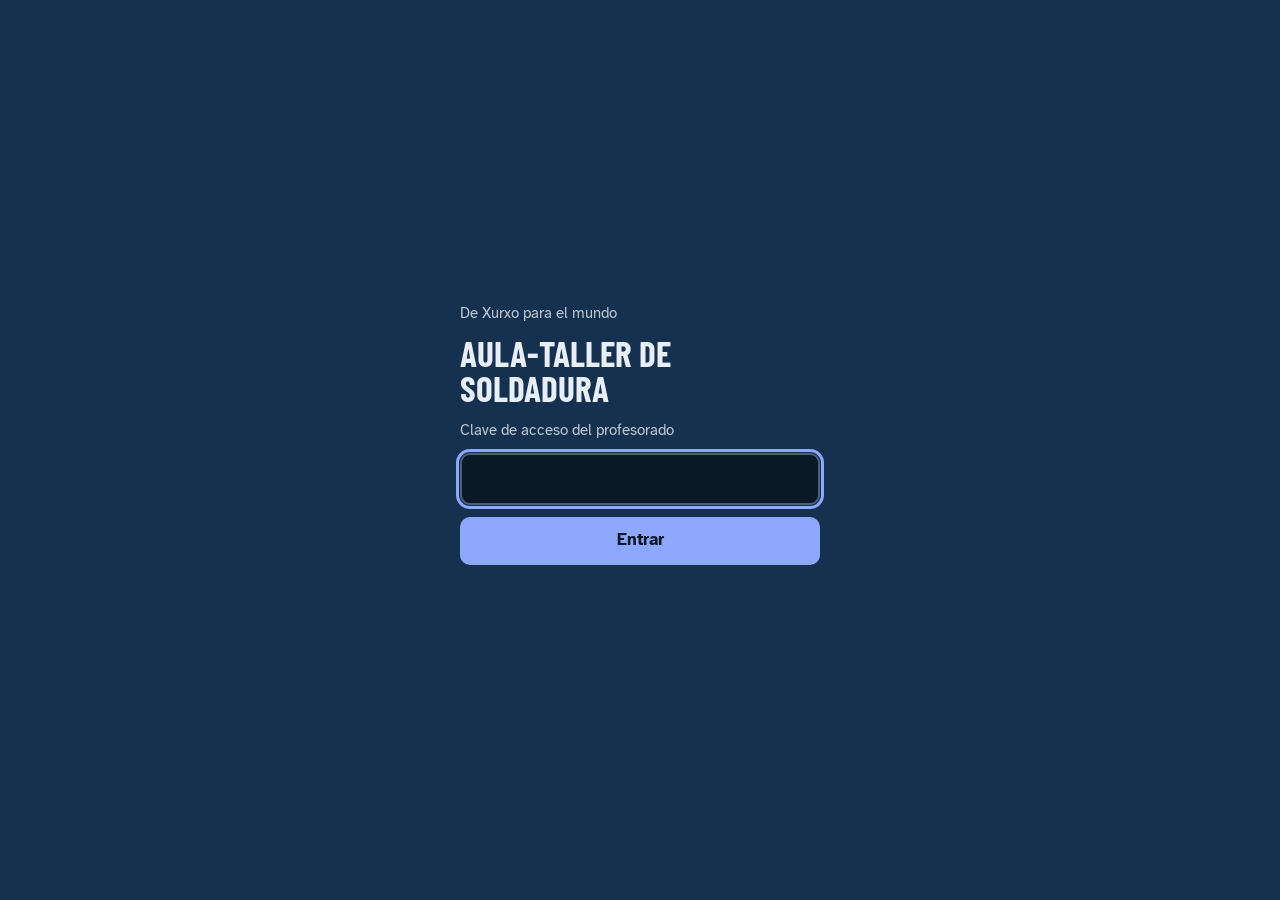
<file: index.html>
<!DOCTYPE html>
<html lang="es">
<head>
<meta charset="utf-8">
<meta name="viewport" content="width=device-width, initial-scale=1, viewport-fit=cover">
<title>Aula-taller de soldadura · Xurxo</title>
<meta name="description" content="Aula-taller de soldadura para FP: unidades de trabajo visuales para llevar a Google Classroom y pruebas con RA y CE.">
<meta name="theme-color" content="#16314F">
<link rel="manifest" href="manifest.json">
<link rel="icon" type="image/png" href="favicon.png">
<link rel="apple-touch-icon" href="apple-touch-icon.png">
<meta name="apple-mobile-web-app-capable" content="yes">
<meta name="mobile-web-app-capable" content="yes">
<meta name="apple-mobile-web-app-title" content="Aula-taller">
<meta name="apple-mobile-web-app-status-bar-style" content="black-translucent">
<!-- La entrada es el espacio docente: el alumnado llega a los apuntes desde Classroom -->
<meta http-equiv="refresh" content="0; url=profesor.html">
<script>location.replace("profesor.html"+location.hash)</script>
<style>body{font-family:system-ui,sans-serif;background:#F1F3F6;color:#141C28;display:grid;place-items:center;min-height:100vh;margin:0}a{color:#5B3FB8;font-weight:700}</style>
</head>
<body>
<p><a href="profesor.html">Entrar en el Aula-taller de soldadura</a></p>
</body>
</html>
</file>
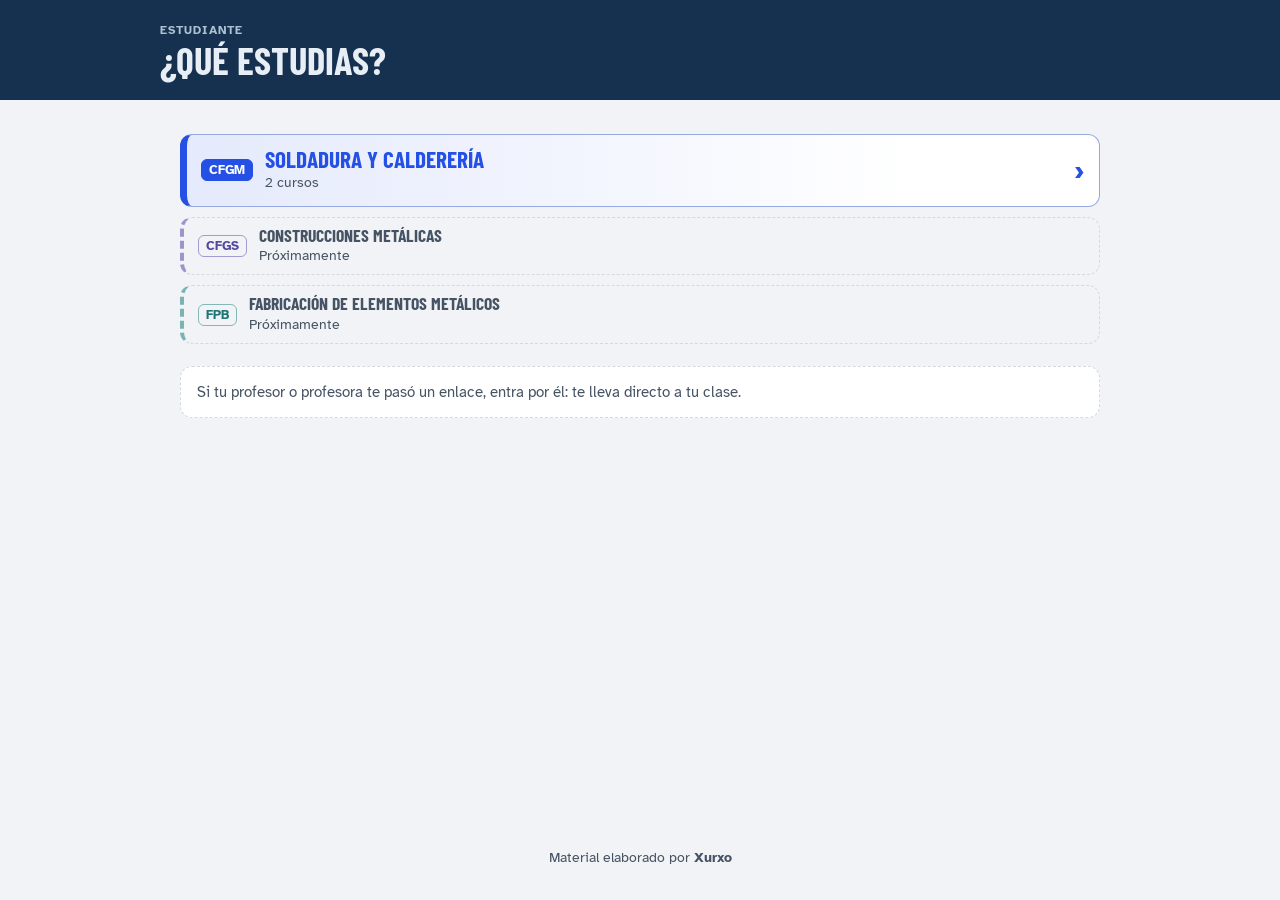
<file: clase.html>
<!DOCTYPE html>
<html lang="es">
<head>
<meta charset="utf-8">
<meta name="viewport" content="width=device-width, initial-scale=1, viewport-fit=cover">
<title>Mi clase · Aula-taller de soldadura</title>
<meta name="theme-color" content="#16314F">
<link rel="manifest" href="manifest.json">
<link rel="icon" type="image/png" href="favicon.png">
<link rel="apple-touch-icon" href="apple-touch-icon.png">
<meta name="apple-mobile-web-app-capable" content="yes">
<meta name="mobile-web-app-capable" content="yes">
<meta name="apple-mobile-web-app-title" content="Aula-taller">
<meta name="apple-mobile-web-app-status-bar-style" content="black-translucent">
<link rel="preconnect" href="https://fonts.googleapis.com">
<link rel="preconnect" href="https://fonts.gstatic.com" crossorigin>
<link href="https://fonts.googleapis.com/css2?family=Atkinson+Hyperlegible:wght@400;700&family=Barlow+Condensed:wght@600;700&display=swap" rel="stylesheet">
<link rel="stylesheet" href="aula.css">
<style>
.ut-cab{background:var(--card);border:1px solid var(--line);border-top:8px solid var(--c);border-radius:14px;overflow:hidden;margin-top:12px}
.ut-cab img{display:block;width:100%;height:140px;object-fit:cover;background:var(--line)}
.ut-cab .tx{padding:12px 16px 16px}
.ut-cab h2{margin:2px 0 4px;color:var(--c)}
.bloques{list-style:none;padding:0;margin:12px 0 0;display:grid;gap:8px}
.bloques a{display:flex;gap:12px;align-items:center;text-decoration:none;color:inherit;border:1.5px solid var(--line);border-radius:10px;padding:.7rem .8rem;min-height:3.2rem;background:var(--card)}
.bloques a:hover{border-color:var(--c)}
.bloques .n{font-family:var(--f-head);font-size:1.5rem;color:var(--c);width:1.6rem;text-align:center;flex:none}
.bloques .ir{margin-left:auto;color:var(--c);font-weight:700}
.completa{display:inline-block;margin-top:14px;font-weight:700;color:var(--c)}
a.ut{text-decoration:none;color:inherit}
a.ut:hover{border-color:var(--c)}
a.ut .ir{color:var(--c);font-weight:700;font-size:1.4rem}
.ciclos{display:grid;gap:10px;margin-top:18px}
.arriba{margin-top:14px}
</style>
<script src="banco.js"></script>
<script src="aula-datos.js"></script>
</head>
<body>
<header class="top"><div class="in">
  <div class="etq">Estudiante</div>
  <h1 id="tit">Mi clase</h1>
</div></header>

<main id="vista"></main>
<nav class="barra" aria-label="Navegación">
  <a class="atras" id="bAtras" href="#"><svg viewBox="0 0 24 24" fill="none" stroke="currentColor" stroke-width="2.4" stroke-linecap="round" stroke-linejoin="round" aria-hidden="true"><path d="M15 5l-7 7 7 7"/></svg>Atrás</a>
  <a id="bInicio" href="#"><svg viewBox="0 0 24 24" fill="none" stroke="currentColor" stroke-width="2.2" stroke-linecap="round" stroke-linejoin="round" aria-hidden="true"><path d="M3 11l9-7 9 7"/><path d="M5 10v10h14V10"/></svg>Inicio</a>
</nav>
<footer>Material elaborado por <b>Xurxo</b></footer>

<script>
(function(){
  // Apuntes del alumnado: ciclo → curso → módulo → unidades → bloques.
  // Lo que se trabaja en cada momento lo publica el profesor en Google Classroom; aquí está todo.
  var B=window.BANCO,A=window.AULA;
  var $=function(s){return document.querySelector(s)};
  // Barra de abajo (móvil): Atrás sube un nivel; Inicio va al principio de este espacio
  function barra(atras,inicio){var a=document.getElementById("bAtras"),i=document.getElementById("bInicio");a.href=atras||"#";a.classList.toggle("off",!atras);i.href=inicio||"#";i.classList.toggle("off",!inicio);a.parentNode.hidden=!atras&&!inicio;document.body.classList.toggle("sin-barra",!atras&&!inicio)}
  function esc(s){return String(s).replace(/[&<>"]/g,function(c){return{"&":"&amp;","<":"&lt;",">":"&gt;",'"':"&quot;"}[c]})}
  var POS={migmag:"50% 40%",corte:"30% 50%",trazado:"50% 20%"};
  var CLASE={};A.ciclos.forEach(function(ci){ci.cursos.forEach(function(cu){cu.ciclo=ci.corto+" "+ci.nombre;cu.ci=ci;CLASE[cu.id]=cu})});
  var CICLO={};A.ciclos.forEach(function(ci){CICLO[ci.id]=ci});
  function utsDe(m){return B.temas.filter(function(t){return t.modulos.indexOf(m)>=0})}
  function etq(html){$("header .etq").innerHTML=html||"Estudiante"}
  function franja(cu){return '<div class="franja curso-'+cu.n+'"><span class="sello">'+cu.n+'.º</span><div><b>'+esc(cu.nombre)+'</b><span>'+esc(cu.ciclo)+'</span></div></div>'}
  function etqMod(cu,mod){etq('<span class="codm" style="--mc:'+mod[2]+'">'+mod[0]+'</span>'+esc(cu.nombre+" · "+cu.ciclo))}
  function franjaMod(mod){return '<div class="franja-mod" style="--mc:'+mod[2]+'"><span class="codm">'+mod[0]+'</span><b>'+esc(mod[1])+'</b></div>'}
  function img(t){return '<img src="img/'+t.id+'.jpg" alt="" loading="lazy"'+(POS[t.id]?' style="object-position:'+POS[t.id]+'"':'')+'>'}
  function migas(arr){return '<nav class="migas" aria-label="Dónde estás">'+arr.map(function(x,i){return i<arr.length-1?'<a href="'+x[1]+'">'+esc(x[0])+'</a><span class="sep">›</span>':'<span>'+esc(x[0])+'</span>'}).join("")+'</nav>'}

  var q=new URLSearchParams(location.search),id=q.get("c");
  // ?c= vacío: el alumno quiere elegir otra clase (no se usa la guardada)
  if(!CLASE[id]&&!q.has("c")){try{var g=localStorage.getItem("aula_clase");if(CLASE[g])id=g}catch(e){}}
  var mia=null;try{mia=localStorage.getItem("aula_clase")}catch(e){}
  if(CLASE[id]){try{localStorage.setItem("aula_clase",id)}catch(e){}}

  // Sin clase: primero el ciclo (la sigla CFGM, CFGS, FPB ya dice el grado), después el curso
  function elegirCiclo(){
    $("#tit").textContent="¿Qué estudias?";
    var h='<div class="ciclos">';
    A.ciclos.filter(function(ci){return ci.cursos.length}).forEach(function(ci){
      h+='<a class="fila-ciclo" style="--k:'+ci.color+'" href="clase.html?c=#ci='+ci.id+'"><span class="sigla">'+esc(ci.corto)+'</span><span class="tx"><b>'+esc(ci.nombre)+'</b><small>'+ci.cursos.length+' cursos</small></span><i aria-hidden="true">›</i></a>';
    });
    A.ciclos.filter(function(ci){return !ci.cursos.length}).forEach(function(ci){
      h+='<div class="fila-ciclo prox" style="--k:'+ci.color+'"><span class="sigla">'+esc(ci.corto)+'</span><span class="tx"><b>'+esc(ci.nombre)+'</b><small>Próximamente</small></span></div>';
    });
    return h+'</div><p class="nota">Si tu profesor o profesora te pasó un enlace, entra por él: te lleva directo a tu clase.</p>';
  }
  function elegirCurso(ci){
    $("#tit").textContent=ci.corto+" "+ci.nombre;
    var h=migas([["Ciclos","#"],[ci.corto+" "+ci.nombre]])+'<div class="lista arriba">';
    ci.cursos.forEach(function(cu){
      h+='<a class="tarj curso curso-'+cu.n+'" href="clase.html?c='+cu.id+'"><span class="sello">'+cu.n+'.º</span><div><h3>'+esc(cu.nombre)+'</h3><p>'+esc(cu.grupo)+'</p></div></a>';
    });
    return h+'</div><p class="nota">¿Quieres verlo todo, sin separar por clase? <a href="estudiar.html">Todos los temas por módulo</a>.</p>';
  }
  function modulos(){
    var cu=CLASE[id];$("#tit").textContent=cu.nombre;etq(esc(cu.ciclo));
    var h='<div class="rejilla arriba">';
    cu.modulos.forEach(function(m){
      var l=utsDe(m[0]);
      if(!l.length){h+='<a class="tarj modulo vacia" style="--mc:'+m[2]+'" href="#m='+m[0]+'"><span class="codm">'+m[0]+'</span><h3>'+esc(m[1])+'</h3><p>Todavía sin apuntes</p></a>';return}
      h+='<a class="tarj modulo" style="--mc:'+m[2]+'" href="#m='+m[0]+'"><span class="codm">'+m[0]+'</span><h3>'+esc(m[1])+'</h3><p>'+l.length+(l.length===1?' unidad: ':' unidades: ')+esc(l.map(function(t){return t.nombre}).join(" · "))+'</p></a>';
    });
    return h+'</div><p class="nota">¿No es tu clase? <a href="clase.html?c=" id="cambiar">Cambiar de clase</a>.</p>';
  }
  function modDe(m){return CLASE[id].modulos.filter(function(x){return x[0]===m})[0]}
  function unidades(m){
    var cu=CLASE[id],mod=modDe(m);if(!mod)return modulos();
    $("#tit").textContent=mod[1];etqMod(cu,mod);
    var l=utsDe(m),h=migas([[cu.nombre,"#"],[mod[1]]]);
    if(!l.length)return h+'<p class="vacio arriba">Este módulo todavía no tiene apuntes.</p>';
    return h+'<div class="lista arriba">'+l.map(function(t){
      return '<a class="ut c-'+t.id+'" href="#m='+m+'&ut='+t.id+'">'+img(t)+'<div class="tx"><h3>'+esc(t.nombre)+'</h3><p>'+t.bloques.length+' bloques</p></div><span class="ir" aria-hidden="true">›</span></a>';
    }).join("")+'</div>';
  }
  function unidad(m,u){
    var cu=CLASE[id],mod=modDe(m),t=B.temas.filter(function(x){return x.id===u})[0];
    if(!mod)return modulos();if(!t)return unidades(m);
    $("#tit").textContent=mod[1];etqMod(cu,mod);
    return migas([[cu.nombre,"#"],[mod[1],"#m="+m],[t.nombre]])+
      '<div class="ut-cab c-'+t.id+'">'+img(t)+'<div class="tx"><h2>'+esc(t.nombre)+'</h2><p>Elige un bloque. Cada uno trae sus dibujos y un test al final.</p>'+
      '<ol class="bloques">'+t.bloques.map(function(b){return '<li><a href="'+t.web+'#'+b.pag+'"><span class="n">'+b.n+'</span><span>'+esc(b.nombre)+'</span><span class="ir" aria-hidden="true">›</span></a></li>'}).join("")+'</ol>'+
      '<a class="completa" href="'+t.web+'">Abrir la unidad completa →</a></div></div>'+
      '<p class="nota">La unidad se abre en un solo archivo con todas sus imágenes: si lo guardas en el móvil, funciona sin conexión.</p>';
  }

  function ruta(){
    var o={};location.hash.slice(1).split("&").forEach(function(p){var kv=p.split("=");if(kv[0])o[kv[0]]=decodeURIComponent(kv[1]||"")});
    etq();
    document.body.className=CLASE[id]?"curso-"+CLASE[id].n:"";
    var h,casa=CLASE[mia]?"clase.html?c="+mia:"clase.html?c=";
    if(!CLASE[id]){
      if(o.ci&&CICLO[o.ci]&&CICLO[o.ci].cursos.length){h=elegirCurso(CICLO[o.ci]);barra("clase.html?c=",casa)}
      else{h=elegirCiclo();barra(null,CLASE[mia]?casa:null)}
    }
    else if(o.ut){h=unidad(o.m,o.ut);barra("#m="+o.m,"clase.html?c="+id)}
    else if(o.m){h=unidades(o.m);barra("clase.html?c="+id,"clase.html?c="+id)}
    else{h=modulos();barra("clase.html?c=#ci="+CLASE[id].ci.id,null)}
    $("#vista").innerHTML=h;
    document.title=$("#tit").textContent+" · Aula-taller";
    window.scrollTo(0,0);
  }
  window.addEventListener("hashchange",ruta);ruta();
})();
</script>
<script>if("serviceWorker" in navigator&&location.protocol!=="file:")navigator.serviceWorker.register("sw.js").catch(function(){})</script>
</body>
</html>
</file>
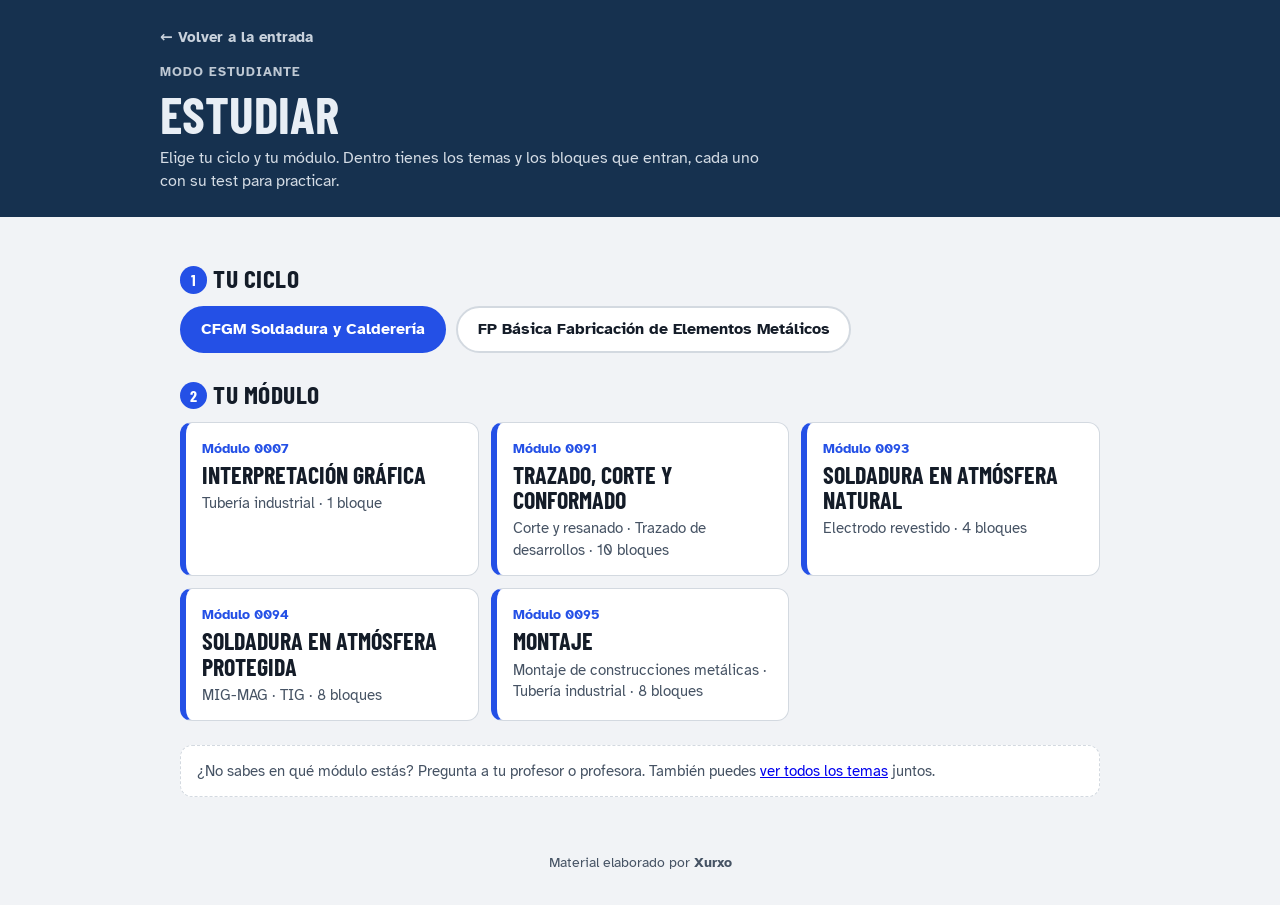
<file: estudiar.html>
<!DOCTYPE html>
<html lang="es">
<head>
<meta charset="utf-8">
<meta name="viewport" content="width=device-width, initial-scale=1, viewport-fit=cover">
<title>Estudiar · Aula-taller de soldadura</title>
<meta name="theme-color" content="#16314F">
<link rel="preconnect" href="https://fonts.googleapis.com">
<link rel="preconnect" href="https://fonts.gstatic.com" crossorigin>
<link href="https://fonts.googleapis.com/css2?family=Atkinson+Hyperlegible:wght@400;700&family=Barlow+Condensed:wght@600;700&display=swap" rel="stylesheet">
<style>
:root{
  --paper:#F1F3F6;--card:#fff;--ink:#141C28;--ink2:#465364;--line:#D3D9E0;--head:#16314F;--head-ink:#E8EEF5;
  --arc:#2450E6;--arc-soft:#E3E9FF;--gas:#0B857B;--molten:#C74A08;--steel:#4A5F78;--warn:#9A6A00;
  --f-body:"Atkinson Hyperlegible",system-ui,-apple-system,"Segoe UI",sans-serif;
  --f-head:"Barlow Condensed","Arial Narrow",Impact,sans-serif;
}
@media (prefers-color-scheme:dark){:root{--paper:#0E141B;--card:#161E29;--ink:#E8EEF5;--ink2:#A2AFBE;--line:#2A3543;--head:#0B1826;--arc:#8FA8FF;--arc-soft:#1C2647;--gas:#4FD1C5;--molten:#FF9159;--steel:#9DB2C8;--warn:#F2C14E;color-scheme:dark}}
*{box-sizing:border-box;margin:0}
body{background:var(--paper);color:var(--ink);font-family:var(--f-body);line-height:1.45}
header.top{background:var(--head);color:var(--head-ink);padding:26px max(20px,env(safe-area-inset-right)) 24px max(20px,env(safe-area-inset-left))}
header.top .in,main,footer{max-width:960px;margin:0 auto}
header.top a{color:var(--head-ink);opacity:.85;font-weight:700;text-decoration:none;font-size:.95rem}
.etq{font-size:.8rem;letter-spacing:.08em;text-transform:uppercase;font-weight:700;opacity:.8;margin-top:14px}
h1{font-family:var(--f-head);font-size:clamp(2.2rem,6vw,3.2rem);line-height:1;margin:6px 0 8px;text-transform:uppercase}
.intro{max-width:38rem;opacity:.9}
main{padding:20px max(20px,env(safe-area-inset-right)) 32px max(20px,env(safe-area-inset-left))}
h2{font-family:var(--f-head);font-size:1.6rem;text-transform:uppercase;letter-spacing:.02em;margin:22px 0 10px}
.paso{display:inline-grid;place-items:center;width:1.7rem;height:1.7rem;border-radius:50%;background:var(--arc);color:#fff;font-size:1rem;margin-right:6px;vertical-align:2px}
.ciclos{display:flex;flex-wrap:wrap;gap:10px}
.ciclos button{font:inherit;font-weight:700;cursor:pointer;border:2px solid var(--line);background:var(--card);color:var(--ink);border-radius:999px;padding:.6rem 1.2rem;min-height:2.8rem}
.ciclos button[aria-pressed="true"]{background:var(--arc);border-color:var(--arc);color:#fff}
.ciclos button:focus-visible{outline:3px solid var(--arc);outline-offset:2px}
.mods{display:grid;gap:12px;grid-template-columns:repeat(auto-fill,minmax(250px,1fr))}
a.mod{display:block;text-decoration:none;color:inherit;background:var(--card);border:1px solid var(--line);border-left:6px solid var(--arc);border-radius:12px;padding:14px 16px}
a.mod:hover{border-color:var(--arc)}
a.mod:focus-visible{outline:3px solid var(--arc);outline-offset:3px}
a.mod .cod{font-weight:700;color:var(--arc);font-size:.9rem}
a.mod h3{font-family:var(--f-head);font-size:1.5rem;line-height:1.05;text-transform:uppercase;margin:2px 0 6px}
a.mod p{color:var(--ink2);font-size:.92rem}
.volver{font:inherit;font-weight:700;color:var(--arc);background:none;border:0;cursor:pointer;padding:0;text-decoration:underline;text-underline-offset:3px}
.cabmod{background:var(--card);border:1px solid var(--line);border-radius:12px;padding:16px 18px;margin-top:12px}
.cabmod .cod{font-weight:700;color:var(--arc)}
.cabmod h2{margin:2px 0 6px}
.ras{display:flex;flex-wrap:wrap;gap:6px;margin-top:10px}
.ra{font-size:.85rem;border-radius:8px;padding:4px 9px;border:1.5px solid var(--line);color:var(--ink2)}
.ra.si{border-color:var(--arc);background:var(--arc-soft);color:var(--ink)}
.ra b{color:var(--arc)}
.leyenda{font-size:.85rem;color:var(--ink2);margin-top:8px}
.temas{display:grid;gap:16px;grid-template-columns:repeat(auto-fill,minmax(290px,1fr));margin-top:14px}
.tema{background:var(--card);border:1px solid var(--line);border-top:6px solid var(--c);border-radius:12px;overflow:hidden;display:flex;flex-direction:column}
.tema img{display:block;width:100%;height:130px;object-fit:cover;background:var(--line)}
.tema .tx{padding:12px 16px 14px;display:flex;flex-direction:column;flex:1}
.tema h3{font-family:var(--f-head);font-size:1.6rem;line-height:1.05;text-transform:uppercase;color:var(--c)}
.tema ol{list-style:none;padding:0;margin:10px 0 0;display:grid;gap:6px}
.tema ol a{display:flex;gap:10px;align-items:baseline;text-decoration:none;color:inherit;border:1.5px solid var(--line);border-radius:8px;padding:.55rem .7rem;min-height:2.8rem}
.tema ol a:hover{border-color:var(--c)}
.tema ol a:focus-visible{outline:3px solid var(--c);outline-offset:2px}
.tema ol .n{font-weight:700;color:var(--c);white-space:nowrap}
.tema ol .rr{display:block;font-size:.8rem;color:var(--ink2)}
.tema .todo{margin-top:10px;font-weight:700;color:var(--c);text-decoration:none}
.c-electrodo{--c:var(--warn)}.c-migmag{--c:var(--arc)}.c-tig{--c:var(--gas)}.c-corte{--c:var(--molten)}.c-montaje,.c-tuberia{--c:var(--steel)}.c-trazado{--c:var(--molten)}
.nota{margin-top:24px;background:var(--card);border:1px dashed var(--line);border-radius:12px;padding:14px 16px;color:var(--ink2);font-size:.95rem}
footer{text-align:center;color:var(--ink2);font-size:.85rem;padding:24px 20px 32px}
</style>
<script src="banco.js?v=202611281806"></script>
</head>
<body>
<header class="top"><div class="in">
  <a href="index.html">← Volver a la entrada</a>
  <div class="etq">Modo estudiante</div>
  <h1>Estudiar</h1>
  <p class="intro">Elige tu ciclo y tu módulo. Dentro tienes los temas y los bloques que entran, cada uno con su test para practicar.</p>
</div></header>

<main>
  <div id="vistaLista">
    <h2><span class="paso">1</span>Tu ciclo</h2>
    <div class="ciclos" id="ciclos"></div>
    <h2><span class="paso">2</span>Tu módulo</h2>
    <div class="mods" id="mods"></div>
    <p class="nota">¿No sabes en qué módulo estás? Pregunta a tu profesor o profesora. También puedes <a href="#todo">ver todos los temas</a> juntos.</p>
  </div>
  <div id="vistaModulo" hidden></div>
</main>
<footer>Material elaborado por <b>Xurxo</b></footer>

<script>
(function(){
  var B=window.BANCO,$=function(s){return document.querySelector(s)};
  var POS={migmag:"50% 40%",corte:"30% 50%",trazado:"50% 20%"};
  function esc(s){return String(s).replace(/[&<>"]/g,function(c){return{"&":"&amp;","<":"&lt;",">":"&gt;",'"':"&quot;"}[c]})}
  var temaPorId={};B.temas.forEach(function(t){temaPorId[t.id]=t});

  // Qué bloques y RA tiene cada módulo (sale de las preguntas vinculadas)
  function bloquesDe(c){
    var s={};B.preguntas.forEach(function(p){if(!c||p.mods.indexOf(c)>=0){var k=p.tema+"|"+p.bloque;(s[k]=s[k]||{})[p.ra||""]=1}});
    return s;
  }
  var ciclos={};
  Object.keys(B.modulos).forEach(function(c){var m=B.modulos[c];(ciclos[m.ciclo]=ciclos[m.ciclo]||[]).push(c)});
  var nombresCiclo=Object.keys(ciclos).sort(function(a,b){return (b.indexOf("CFGM")===0)-(a.indexOf("CFGM")===0)});
  nombresCiclo.forEach(function(ci){ciclos[ci].sort()});
  var cicloSel=nombresCiclo[0];
  try{var g=localStorage.getItem("estudiar_ciclo");if(g&&ciclos[g])cicloSel=g}catch(e){}

  function pintaLista(){
    $("#ciclos").innerHTML=nombresCiclo.map(function(ci){return '<button type="button" aria-pressed="'+(ci===cicloSel)+'" data-ci="'+esc(ci)+'">'+esc(ci)+'</button>'}).join("");
    $("#mods").innerHTML=ciclos[cicloSel].map(function(c){
      var bl=Object.keys(bloquesDe(c)),temas={};bl.forEach(function(k){temas[k.split("|")[0]]=1});
      var nombres=Object.keys(temas).map(function(t){return temaPorId[t].nombre});
      return '<a class="mod" href="#'+c+'"><span class="cod">Módulo '+c+'</span><h3>'+esc(B.modulos[c].nombre)+'</h3><p>'+(nombres.length?esc(nombres.join(" · "))+' · '+bl.length+(bl.length===1?' bloque':' bloques'):'Todavía sin contenidos')+'</p></a>';
    }).join("");
  }
  $("#ciclos").addEventListener("click",function(e){
    var b=e.target.closest("button");if(!b)return;
    cicloSel=b.getAttribute("data-ci");try{localStorage.setItem("estudiar_ciclo",cicloSel)}catch(e){}
    pintaLista();
  });

  function pintaModulo(c){
    var todo=c==="todo",mod=B.modulos[c],cur=B.curriculo[c];
    var bl=bloquesDe(todo?"":c),porTema={};
    Object.keys(bl).forEach(function(k){var p=k.split("|");(porTema[p[0]]=porTema[p[0]]||[]).push(+p[1])});
    var html='<button type="button" class="volver" id="atras">← Cambiar de módulo</button><div class="cabmod">';
    if(todo){html+='<h2>Todos los temas</h2><p>Todos los apuntes del aula-taller, sin separar por módulo.</p>'}
    else{
      html+='<span class="cod">'+esc(mod.ciclo)+' · Módulo '+c+'</span><h2>'+esc(mod.nombre)+'</h2>';
      if(cur){
        var tocados={};Object.keys(bl).forEach(function(k){Object.keys(bl[k]).forEach(function(r){if(r)tocados[r]=1})});
        html+='<p>Resultados de aprendizaje (RA) del módulo. En azul, los que trabajan estos apuntes:</p><div class="ras">'+
          Object.keys(cur.ra).map(function(r){return '<span class="ra'+(tocados[r]?' si':'')+'"><b>'+r+'</b> · '+esc(cur.ra[r])+'</span>'}).join("")+'</div>'+
          '<p class="leyenda">Los RA en gris se trabajan en clase y en el taller, todavía no en estos apuntes.</p>';
      }else html+='<p>Los RA y CE de este módulo todavía no están cargados.</p>';
    }
    html+='</div><div class="temas">';
    B.temas.forEach(function(t){
      var ns=porTema[t.id];if(!ns)return;ns.sort();
      html+='<div class="tema c-'+t.id+'"><img src="img/'+t.id+'.jpg" alt="" loading="lazy"'+(POS[t.id]?' style="object-position:'+POS[t.id]+'"':'')+'><div class="tx"><h3>'+esc(t.nombre)+'</h3><ol>'+
        t.bloques.filter(function(b){return ns.indexOf(b.n)>=0}).map(function(b){
          var ras=Object.keys(bl[t.id+"|"+b.n]).filter(Boolean).sort(function(a,b){return a.localeCompare(b,"es",{numeric:true})});
          return '<li><a href="'+t.web+'#'+b.pag+'"><span class="n">Bloque '+b.n+'</span><span>'+esc(b.nombre)+(ras.length&&!todo?'<span class="rr">Trabaja: '+ras.join(", ")+'</span>':'')+'</span></a></li>';
        }).join("")+'</ol><a class="todo" href="'+t.web+'">Abrir el tema completo →</a></div></div>';
    });
    html+='</div><p class="nota">Cada tema se abre en un solo archivo con todas sus imágenes: si lo guardas en el móvil, funciona sin conexión.</p>';
    $("#vistaModulo").innerHTML=html;
    $("#atras").addEventListener("click",function(){location.hash=""});
  }

  function ruta(){
    var c=decodeURIComponent(location.hash.slice(1));
    var enMod=c==="todo"||!!B.modulos[c];
    $("#vistaLista").hidden=enMod;$("#vistaModulo").hidden=!enMod;
    if(enMod){
      if(B.modulos[c]){cicloSel=B.modulos[c].ciclo}
      pintaModulo(c);
      document.title=(c==="todo"?"Todos los temas":c+" "+B.modulos[c].nombre)+" · Estudiar";
    }else{pintaLista();document.title="Estudiar · Aula-taller de soldadura"}
    window.scrollTo(0,0);
  }
  window.addEventListener("hashchange",ruta);
  ruta();
})();
</script>
</body>
</html>
</file>
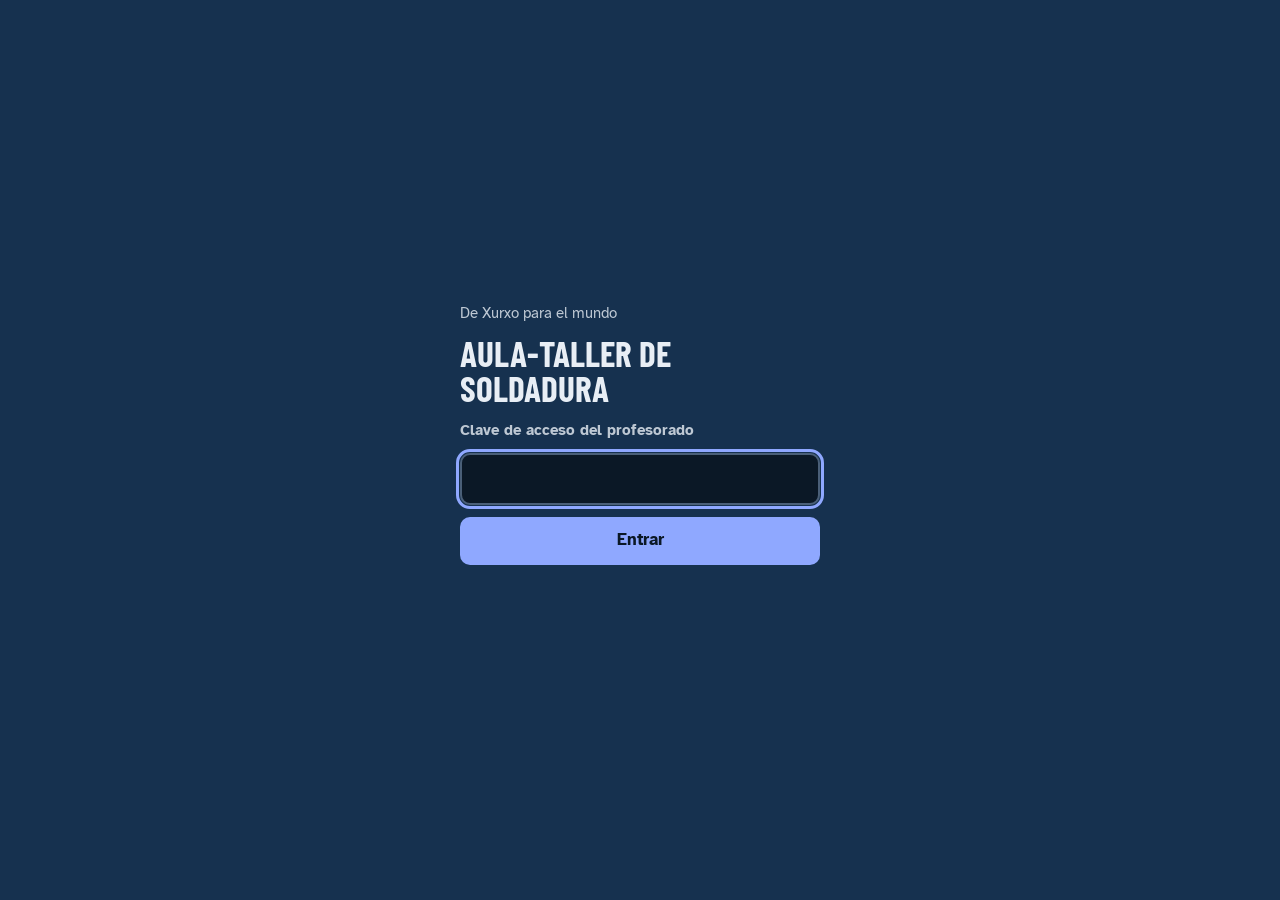
<file: preparar.html>
<!DOCTYPE html>
<html lang="es">
<head>
<meta charset="utf-8">
<meta name="viewport" content="width=device-width, initial-scale=1, viewport-fit=cover">
<title>Preparar una prueba · Apuntes de soldadura</title>
<meta name="theme-color" content="#16314F">
<link rel="manifest" href="manifest.json">
<link rel="icon" type="image/png" href="favicon.png">
<link rel="apple-touch-icon" href="apple-touch-icon.png">
<meta name="apple-mobile-web-app-capable" content="yes">
<meta name="mobile-web-app-capable" content="yes">
<meta name="apple-mobile-web-app-title" content="Aula-taller">
<meta name="apple-mobile-web-app-status-bar-style" content="black-translucent">
<script src="acceso.js"></script>
<link rel="preconnect" href="https://fonts.googleapis.com">
<link rel="preconnect" href="https://fonts.gstatic.com" crossorigin>
<link href="https://fonts.googleapis.com/css2?family=Atkinson+Hyperlegible:wght@400;700&family=Barlow+Condensed:wght@600;700&display=swap" rel="stylesheet">
<style>
:root{
  --paper:#F1F3F6;--card:#fff;--ink:#141C28;--ink2:#465364;--line:#D3D9E0;--head:#16314F;--head-ink:#E8EEF5;
  --arc:#2450E6;--gas:#0B857B;--molten:#C74A08;--violet:#5B3FB8;--violet-soft:#EEE9FB;
  --f-body:"Atkinson Hyperlegible",system-ui,-apple-system,"Segoe UI",sans-serif;
  --f-head:"Barlow Condensed","Arial Narrow",Impact,sans-serif;
}
@media (prefers-color-scheme:dark){:root{--paper:#0E141B;--card:#161E29;--ink:#E8EEF5;--ink2:#A2AFBE;--line:#2A3543;--head:#0B1826;--arc:#8FA8FF;--gas:#4FD1C5;--molten:#FF9159;--violet:#B7A4FF;--violet-soft:#241D3D;color-scheme:dark}}
*{box-sizing:border-box;margin:0}
body{background:var(--paper);color:var(--ink);font-family:var(--f-body);line-height:1.45}
header.top{background:var(--head);color:var(--head-ink);padding:14px 20px 16px}
header.top .in,main{max-width:960px;margin:0 auto}
header.top a{color:var(--head-ink);opacity:.85;font-weight:700;text-decoration:none;font-size:.95rem}
h1{font-family:var(--f-head);font-size:clamp(1.8rem,5vw,2.4rem);line-height:1;margin:6px 0 0;text-transform:uppercase}
details.mas{margin-top:14px;border-top:1px solid var(--line);padding-top:6px}
details.mas>summary{cursor:pointer;font-weight:700;color:var(--violet);min-height:2.6rem;display:flex;align-items:center;gap:8px;flex-wrap:wrap}
details.mas .resum{font-weight:400;color:var(--ink2);font-size:.9rem}
.enlace-btn{background:none;border:0;color:var(--violet);padding:.4rem 0;min-height:2.4rem;font-weight:700;text-decoration:underline;text-underline-offset:3px;margin-top:6px}
fieldset[data-tema] details summary{cursor:pointer;color:var(--ink2);font-size:.9rem;padding:2px 0}
fieldset[data-tema][hidden]{display:none}
#ras .chk[hidden]{display:none}
.intro{max-width:40rem;opacity:.9}
main{padding:20px 20px 40px}
.panel{background:var(--card);border:1px solid var(--line);border-radius:12px;padding:18px 18px 20px;margin-bottom:18px}
.panel h2{font-family:var(--f-head);font-size:1.45rem;text-transform:uppercase;letter-spacing:.02em;margin-bottom:10px}
.paso{display:inline-grid;place-items:center;width:1.7rem;height:1.7rem;border-radius:50%;background:var(--violet);color:#fff;font-size:1rem;margin-right:6px;vertical-align:2px}
label{font-weight:700}
select,input[type=text],input[type=date],input[type=number]{font:inherit;color:var(--ink);background:var(--paper);border:1.5px solid var(--line);border-radius:8px;padding:.5rem .65rem;width:100%;min-height:2.6rem}
.fila{display:grid;gap:12px;grid-template-columns:repeat(auto-fit,minmax(200px,1fr))}
.fila>div{display:flex;flex-direction:column;gap:4px}
.temas{display:grid;gap:12px;grid-template-columns:repeat(auto-fill,minmax(260px,1fr));margin-top:6px}
fieldset{border:1px solid var(--line);border-radius:10px;padding:10px 12px}
legend{font-weight:700;padding:0 4px}
.chk{display:flex;gap:8px;align-items:flex-start;font-weight:400;padding:3px 0;cursor:pointer}
.chk input{width:1.15rem;height:1.15rem;margin-top:.15rem;accent-color:var(--violet)}
.chk small{color:var(--ink2)}
.blq{display:flex;align-items:flex-start;gap:6px;justify-content:space-between}
.blq .chk{flex:1}
.solo{font:inherit;font-size:.8rem;font-weight:700;padding:.15rem .55rem;min-height:0;border-width:1.5px;background:transparent;color:var(--violet);margin-top:3px;white-space:nowrap}
.blq.vacio{opacity:.45}
textarea{font:inherit;color:var(--ink);background:var(--paper);border:1.5px solid var(--line);border-radius:8px;padding:.5rem .65rem;width:100%}
.seg{display:flex;flex-wrap:wrap;gap:8px}
.seg label{cursor:pointer}
.seg input{position:absolute;opacity:0;pointer-events:none}
.seg span{display:inline-block;border:2px solid var(--line);border-radius:999px;padding:.5rem 1.1rem;font-weight:700;background:var(--paper)}
.seg input:checked+span{border-color:var(--violet);background:var(--violet);color:#fff}
.seg input:focus-visible+span{outline:3px solid var(--violet);outline-offset:2px}
.hoja .cab .dat{font-size:10pt}
.hoja h3.parte{border-bottom:1.5px solid #111;padding-bottom:2px}
.hoja .lineas{margin-top:6px}
.hoja .lineas div{border-bottom:1px solid #bbb;height:1.55em}
.hoja .pts{font-size:9pt;color:#444;font-weight:700}
.hoja ul.guion{margin:2px 0 0;padding-left:1.1rem}
.hoja .dif{font-size:8pt;border:1px solid #999;border-radius:3px;padding:0 3px;margin-left:4px;color:#444}
.hoja .vin{display:block;font-size:8.5pt;color:#555;margin-top:1px}
.hoja .vin b{color:#333}
.ayuda{color:var(--ink2);font-size:.92rem;margin-top:6px}
.disp{font-weight:700;color:var(--violet)}
.btns{display:flex;flex-wrap:wrap;gap:10px;margin-top:14px}
button{font:inherit;font-weight:700;border-radius:999px;padding:.65rem 1.3rem;cursor:pointer;border:2px solid var(--violet);background:var(--violet);color:#fff;min-height:2.8rem}
button.sec{background:transparent;color:var(--violet)}
button:disabled{opacity:.45;cursor:not-allowed}
.aviso{background:var(--violet-soft);border-radius:10px;padding:10px 14px;font-size:.93rem;margin-top:12px}

/* Hojas del examen: se ven como papel y se imprimen tal cual */
#salida{display:none}
#salida.on{display:block}
.hoja{background:#fff;color:#111;max-width:800px;margin:0 auto 22px;padding:34px 40px;border-radius:4px;box-shadow:0 2px 10px rgba(0,0,0,.15);font-size:11.5pt;line-height:1.4}
.hoja .cab{border:1.5px solid #111;border-radius:4px;padding:10px 12px;display:grid;grid-template-columns:1fr auto;gap:4px 18px;font-size:10.5pt}
.hoja .cab .t{grid-column:1/-1;font-family:var(--f-head);font-size:17pt;text-transform:uppercase;line-height:1.1}
.hoja .cab .ver{font-family:var(--f-head);font-size:20pt;grid-row:1;grid-column:2;text-align:right}
.hoja .linea{border-bottom:1px solid #111;display:inline-block;min-width:16rem}
.hoja .instr{margin:10px 0 14px;font-size:10pt}
.hoja ol.preg{padding-left:1.6rem}
.hoja ol.preg>li{margin:0 0 12px;break-inside:avoid}
.hoja ol.preg>li .meta{font-size:8.5pt;color:#666}
.hoja ol.ops{list-style:none;padding-left:.2rem;margin-top:4px}
.hoja ol.ops li{margin:2px 0}
.hoja ol.ops li b{display:inline-block;width:1.6rem}
.hoja .huecos li{min-height:5.5rem}
.hoja h3{font-family:var(--f-head);font-size:14pt;text-transform:uppercase;margin:14px 0 8px}
.hoja table{border-collapse:collapse;width:100%;font-size:10pt}
.hoja th,.hoja td{border:1px solid #999;padding:4px 6px;text-align:left;vertical-align:top}
.hoja td.r{font-weight:700;text-align:center;width:3rem}
.hoja .pie{margin-top:14px;font-size:8.5pt;color:#666;text-align:center}
.solo-pantalla{}
@media print{
  @page{size:A4;margin:14mm}
  body{background:#fff}
  header.top,#config,.solo-pantalla{display:none!important}
  main{padding:0;max-width:none}
  .hoja{box-shadow:none;max-width:none;margin:0;padding:0;border-radius:0;break-after:page}
  .hoja:last-child{break-after:auto}
}
</style>
<script src="banco.js?v=202611281806"></script>
</head>
<body>
<header class="top"><div class="in">
  <a href="profesor.html">← Espacio docente</a>
  <h1>Preparar una prueba</h1>
</div></header>

<main>
<div id="config">
  <section class="panel">
    <h2><span class="paso">1</span>Módulo</h2>
    <select id="modulo" aria-label="Ciclo y módulo"></select>
  </section>

  <section class="panel">
    <h2><span class="paso">2</span>Qué entra</h2>
    <div class="temas" id="temas"></div>
    <button type="button" class="enlace-btn" id="verOtras" hidden>+ Añadir unidades de otros módulos</button>
    <details class="mas" id="raBox" hidden>
      <summary>Resultados de aprendizaje <span class="resum" id="raRes"></span></summary>
      <div id="ras"></div>
      <p class="ayuda">Quita un RA si no entra en esta prueba. Entre paréntesis, las preguntas que hay.</p>
    </details>
    <p class="ayuda">Preguntas disponibles: <span class="disp" id="disp">0</span></p>
  </section>

  <section class="panel">
    <h2><span class="paso">3</span>Preguntas</h2>
    <div class="seg" role="radiogroup" aria-label="Tipo de preguntas">
      <label><input type="radio" name="tipo" value="test" checked><span>Respuesta múltiple</span></label>
      <label><input type="radio" name="tipo" value="desarrollo"><span>Desarrollo</span></label>
      <label><input type="radio" name="tipo" value="mixto"><span>Las dos</span></label>
    </div>
    <div class="seg" role="radiogroup" aria-label="Dificultad" style="margin-top:10px">
      <label><input type="radio" name="dif" value="bajo"><span>Dificultad baja</span></label>
      <label><input type="radio" name="dif" value="medio" checked><span>Media</span></label>
      <label><input type="radio" name="dif" value="alto"><span>Alta</span></label>
    </div>
    <p class="ayuda" id="difAyuda"></p>
    <div class="fila" style="margin-top:12px">
      <div id="numTBox"><label for="num">Preguntas de respuesta múltiple <small class="disp" id="dispT"></small></label><input type="number" id="num" min="0" value="20"></div>
      <div id="numDBox"><label for="numD">Preguntas de desarrollo <small class="disp" id="dispD"></small></label><input type="number" id="numD" min="0" value="3"></div>
      <div id="ptsBox"><label for="ptsT">Puntos del test (sobre 10)</label><input type="number" id="ptsT" min="0" max="10" step="0.5" value="6"></div>
    </div>
    <details class="mas"><summary>Más opciones <span class="resum">versiones, penalización, solucionario…</span></summary>
    <div class="fila" style="margin-top:12px">
      <div><label for="vers">Versiones</label><select id="vers"><option value="1">Una (A)</option><option value="2" selected>Dos (A y B)</option><option value="3">Tres (A, B y C)</option></select></div>
      <div id="penalBox"><label for="penal">Penalización por fallo</label><select id="penal"><option value="0">Sin penalización</option><option value="0.33">Resta 1/3 de acierto</option><option value="0.5">Resta 1/2 de acierto</option></select></div>
      <div id="espBox"><label for="esp">Espacio para responder</label><select id="esp"><option value="6">Corto</option><option value="10" selected>Medio</option><option value="16">Largo</option></select></div>
    </div>
    <div style="margin-top:12px">
      <label class="chk" id="barBox"><input type="checkbox" id="barajarOps" checked> <span>Barajar también las opciones de cada pregunta</span></label>
      <label class="chk"><input type="checkbox" id="explic" checked> <span>Poner en el solucionario la explicación de cada respuesta</span></label>
      <label class="chk"><input type="checkbox" id="vinculo" checked> <span>Poner debajo de cada pregunta su RA y CE</span></label>
      <label class="chk"><input type="checkbox" id="verDif"> <span>Poner la dificultad de cada pregunta</span></label>
      <label class="chk"><input type="checkbox" id="origen"> <span>Poner de qué tema y bloque sale</span></label>
    </div>
    <div class="fila" style="margin-top:12px">
      <div><label for="abiertas">Preguntas de desarrollo tuyas (una por línea, opcional)</label>
      <textarea id="abiertas" rows="3" placeholder="Explica cómo regulas el gas de protección antes de soldar."></textarea></div>
    </div>
    <p class="ayuda">Ojo: las preguntas salen de los apuntes, que el alumnado también ve. Para una prueba que cuente nota, añade preguntas tuyas.</p>
    </details>
  </section>

  <section class="panel">
    <h2><span class="paso">4</span>Datos de la prueba</h2>
    <div class="fila">
      <div><label for="titulo">Título</label><input type="text" id="titulo" value="Prueba escrita"></div>
      <div><label for="fecha">Fecha</label><input type="date" id="fecha"></div>
    </div>
    <details class="mas"><summary>Profesor, centro y grupo <span class="resum">se recuerdan para la próxima vez</span></summary>
    <div class="fila" style="margin-top:12px">
      <div><label for="profe">Profesor o profesora</label><input type="text" id="profe" autocomplete="name"></div>
      <div><label for="centro">Centro</label><input type="text" id="centro" placeholder="Nombre del centro"></div>
      <div><label for="grupo">Curso y grupo</label><input type="text" id="grupo" placeholder="1.º CFGM Soldadura y Calderería"></div>
    </div>
    </details>
    <div class="btns">
      <button type="button" id="gen">Generar la prueba</button>
    </div>
  </section>
</div>

<div id="salida">
  <div class="btns solo-pantalla" style="max-width:800px;margin:0 auto 16px">
    <button type="button" id="imp">Imprimir o guardar en PDF</button>
    <button type="button" class="sec" id="otra">Otra tirada</button>
    <button type="button" class="sec" id="volver">Cambiar opciones</button>
  </div>
  <p class="ayuda solo-pantalla" style="max-width:800px;margin:-6px auto 16px" id="codigo"></p>
  <div id="hojas"></div>
</div>
</main>

<script>
(function(){
  var B=window.BANCO, $=function(s){return document.querySelector(s)}, $$=function(s){return Array.prototype.slice.call(document.querySelectorAll(s))};
  var LET="abcdefgh", VN="ABC";
  var temaPorId={};B.temas.forEach(function(t){temaPorId[t.id]=t});
  function radio(n){return document.querySelector('input[name="'+n+'"]:checked').value}
  function esc(s){return String(s).replace(/[&<>"]/g,function(c){return{"&":"&amp;","<":"&lt;",">":"&gt;",'"':"&quot;"}[c]})}

  // 1. Módulos agrupados por ciclo
  var sel=$("#modulo"),ciclos={};
  Object.keys(B.modulos).forEach(function(c){var m=B.modulos[c];(ciclos[m.ciclo]=ciclos[m.ciclo]||[]).push(c)});
  sel.innerHTML='<option value="">Todos los temas</option>'+Object.keys(ciclos).sort(function(a,b){return (b.indexOf("CFGM")===0)-(a.indexOf("CFGM")===0)}).map(function(ci){
    return '<optgroup label="'+ci+'">'+ciclos[ci].map(function(c){return '<option value="'+c+'">'+c+' · '+B.modulos[c].nombre+(B.curriculo[c]?'':' (sin RA/CE todavía)')+'</option>'}).join("")+'</optgroup>';
  }).join("");

  // 2. Temas, bloques y RA
  function delModulo(p){var c=sel.value;return !c||p.mods.indexOf(c)>=0}
  $("#temas").innerHTML=B.temas.map(function(t){
    return '<fieldset data-tema="'+t.id+'"><legend><label class="chk"><input type="checkbox" class="todo"> '+t.nombre+'</label></legend>'+
      '<details><summary>Elegir bloques <span class="cuenta"></span></summary>'+
      t.bloques.map(function(b){return '<div class="blq" data-b="'+t.id+'|'+b.n+'"><label class="chk"><input type="checkbox" class="bl" value="'+t.id+'|'+b.n+'"> <span>'+b.nombre+' <small class="nb"></small></span></label><button type="button" class="solo sec">solo este</button></div>'}).join("")+'</details></fieldset>';
  }).join("");
  function marcados(){return $$(".bl:checked").map(function(i){return i.value})}
  function rasFuera(){return $$(".rachk:not(:checked)").map(function(i){return i.value})}
  function base(){var m=marcados();return B.preguntas.filter(function(p){return delModulo(p)&&m.indexOf(p.tema+"|"+p.bloque)>=0})}
  function pool(){var f=rasFuera(),c=sel.value;return base().filter(function(p){return !(p.mod===c&&f.indexOf(p.ra)>=0)})}
  function deTipo(l,t){return l.filter(function(p){return p.tipo===t})}
  function pintaRAs(){
    var c=sel.value,cur=B.curriculo[c];
    $("#raBox").hidden=!cur;if(!cur){$("#ras").innerHTML="";return}
    $("#ras").innerHTML=Object.keys(cur.ra).map(function(r){return '<label class="chk"><input type="checkbox" class="rachk" value="'+r+'" checked> <span><b>'+r+'</b> · '+cur.ra[r]+' <small class="nr" data-r="'+r+'"></small></span></label>'}).join("");
  }
  var AYUDA={bajo:"Sobre todo preguntas de recordar datos y definiciones.",medio:"Mezcla equilibrada: sobre todo casos del taller, con alguna fácil y alguna difícil.",alto:"Sobre todo cuentas, diagnóstico de defectos y razonar causas."};
  function refresca(){
    $$(".blq").forEach(function(d){
      var k=d.getAttribute("data-b"),l=B.preguntas.filter(function(p){return delModulo(p)&&p.tema+"|"+p.bloque===k});
      d.querySelector(".nb").textContent="("+deTipo(l,"test").length+" test · "+deTipo(l,"desarrollo").length+" desarrollo)";d.classList.toggle("vacio",l.length===0);
    });
    $$("fieldset[data-tema]").forEach(function(f){
      var bs=f.querySelectorAll(".bl"),on=f.querySelectorAll(".bl:checked").length,todo=f.querySelector(".todo");
      todo.checked=on===bs.length;todo.indeterminate=on>0&&on<bs.length;
      f.querySelector(".cuenta").textContent="("+on+" de "+bs.length+")";
    });
    var bp=base(),trab=[],fuera=0;
    $$(".nr").forEach(function(s){
      var r=s.getAttribute("data-r"),n=bp.filter(function(p){return p.mod===sel.value&&p.ra===r}).length;
      s.textContent="("+n+")";s.closest(".chk").hidden=!n;
      if(n){trab.push(r);if(!s.closest(".chk").querySelector("input").checked)fuera++}
    });
    $("#raRes").textContent=trab.length?"· se trabajan "+trab.join(", ")+(fuera?" · "+fuera+" quitado"+(fuera>1?"s":""):""):"· ninguno con lo marcado";
    var P=pool(),nt=deTipo(P,"test").length,nd=deTipo(P,"desarrollo").length,tipo=radio("tipo");
    $("#disp").textContent=nt+" de respuesta múltiple y "+nd+" de desarrollo";
    $("#dispT").textContent="(hay "+nt+")";$("#dispD").textContent="(hay "+nd+")";
    $("#num").max=nt;$("#numD").max=nd;
    $("#numTBox").hidden=$("#penalBox").hidden=$("#barBox").hidden=tipo==="desarrollo";
    $("#numDBox").hidden=$("#espBox").hidden=tipo==="test";
    $("#ptsBox").hidden=tipo!=="mixto";
    $("#difAyuda").textContent=AYUDA[radio("dif")];
    var hay=(tipo!=="desarrollo"&&nt>0)||(tipo!=="test"&&(nd>0||$("#abiertas").value.trim()));
    $("#gen").disabled=!hay;
  }
  $("#temas").addEventListener("change",function(e){
    if(e.target.classList.contains("todo"))e.target.closest("fieldset").querySelectorAll(".bl").forEach(function(i){i.checked=e.target.checked});
    refresca();
  });
  $("#temas").addEventListener("click",function(e){
    if(!e.target.classList.contains("solo"))return;
    $$(".bl").forEach(function(i){i.checked=false});
    $$(".rachk").forEach(function(i){i.checked=true});
    var d=e.target.closest(".blq");d.querySelector(".bl").checked=true;
    var k=d.getAttribute("data-b").split("|"),t=temaPorId[k[0]],bn=+k[1];
    var bl=t.bloques.filter(function(b){return b.n===bn})[0];
    $("#titulo").value="Prueba escrita · "+t.nombre+" · Bloque "+bn+" ("+bl.nombre+")";
    refresca();
    var P=pool();$("#num").value=deTipo(P,"test").length;$("#numD").value=Math.min(3,deTipo(P,"desarrollo").length);
  });
  $("#ras").addEventListener("change",refresca);
  $$('input[name="tipo"],input[name="dif"]').forEach(function(i){i.addEventListener("change",refresca)});
  $("#abiertas").addEventListener("input",refresca);
  function ponModulo(){
    var c=sel.value;
    var ocultas=0;
    B.temas.forEach(function(t){
      var on=!c||t.modulos.indexOf(c)>=0;
      $$('fieldset[data-tema="'+t.id+'"] .bl').forEach(function(i){i.checked=on});
      $('fieldset[data-tema="'+t.id+'"]').hidden=!on;if(!on)ocultas++;
    });
    $("#verOtras").hidden=!ocultas;
    $("#titulo").value=c?"Prueba escrita · "+c+" "+B.modulos[c].nombre:"Prueba escrita";
    pintaRAs();refresca();
  }
  sel.addEventListener("change",ponModulo);
  $("#verOtras").addEventListener("click",function(){$$("fieldset[data-tema]").forEach(function(f){f.hidden=false});this.hidden=true});
  $("#fecha").valueAsDate=new Date();

  // Datos del docente: se recuerdan en este navegador
  ["profe","centro","grupo"].forEach(function(id){
    try{var v=localStorage.getItem("prep_"+id);if(v)$("#"+id).value=v}catch(e){}
    $("#"+id).addEventListener("input",function(){try{localStorage.setItem("prep_"+id,this.value)}catch(e){}});
  });

  // Entrar con ?modulo=0094 o ?tema=tig&bloque=2
  var qs=new URLSearchParams(location.search);
  if(qs.get("modulo")&&B.modulos[qs.get("modulo")])sel.value=qs.get("modulo");
  ponModulo();
  if(qs.get("tema")&&qs.get("bloque")){var bt=document.querySelector('.blq[data-b="'+qs.get("tema")+'|'+qs.get("bloque")+'"] .solo');if(bt)bt.click()}

  function vin(p){
    if(!p.mod)return "";
    return p.mod+" · "+p.ra+" ("+B.curriculo[p.mod].ra[p.ra]+") · CE "+p.ce.split("-CE")[1];
  }

  // 3. Azar con semilla: el mismo código da la misma prueba
  function rng(seed){return function(){seed|=0;seed=seed+0x6D2B79F5|0;var t=Math.imul(seed^seed>>>15,1|seed);t=t+Math.imul(t^t>>>7,61|t)^t;return((t^t>>>14)>>>0)/4294967296}}
  function baraja(a,r){a=a.slice();for(var i=a.length-1;i>0;i--){var j=Math.floor(r()*(i+1)),x=a[i];a[i]=a[j];a[j]=x}return a}

  // Reparto por dificultad: proporción de preguntas bajas, medias y altas
  var PESOS={bajo:{bajo:.6,medio:.3,alto:.1},medio:{bajo:.25,medio:.5,alto:.25},alto:{bajo:.1,medio:.35,alto:.55}};
  var ORDEN={bajo:["bajo","medio","alto"],medio:["medio","bajo","alto"],alto:["alto","medio","bajo"]};
  function elige(lista,n,dif,r){
    n=Math.min(n,lista.length);
    var porNivel={bajo:[],medio:[],alto:[]};baraja(lista,r).forEach(function(p){porNivel[p.dif].push(p)});
    var w=PESOS[dif],quiero={},sum=0;
    ["bajo","medio","alto"].forEach(function(d){quiero[d]=Math.round(n*w[d]);sum+=quiero[d]});
    quiero[ORDEN[dif][0]]+=n-sum; // ajuste de redondeo
    var out=[];
    ["bajo","medio","alto"].forEach(function(d){out=out.concat(porNivel[d].splice(0,Math.max(0,quiero[d])))});
    // si en un nivel no hay bastantes, se completa con los niveles más cercanos
    ORDEN[dif].forEach(function(d){while(out.length<n&&porNivel[d].length)out.push(porNivel[d].shift())});
    return baraja(out,r);
  }
  function cuentaDif(l){var c={bajo:0,medio:0,alto:0};l.forEach(function(p){c[p.dif]++});return "baja "+c.bajo+" · media "+c.medio+" · alta "+c.alto}
  function redondea(x){return Math.round(x*100)/100}

  var semilla=0;
  function genera(nueva){
    if(nueva||!semilla)semilla=Math.floor(Math.random()*900000)+100000;
    var r=rng(semilla),P=pool(),tipo=radio("tipo"),dif=radio("dif");
    var test=tipo==="desarrollo"?[]:elige(deTipo(P,"test"),+$("#num").value||0,dif,r);
    var des=tipo==="test"?[]:elige(deTipo(P,"desarrollo"),+$("#numD").value||0,dif,r);
    var propias=tipo==="test"?[]:$("#abiertas").value.split("\n").map(function(s){return s.trim()}).filter(Boolean);
    var nDes=des.length+propias.length;
    var nv=+$("#vers").value,barOps=$("#barajarOps").checked,penal=+$("#penal").value,lineas=+$("#esp").value;
    var ptsT=test.length?(nDes?Math.min(10,Math.max(0,+$("#ptsT").value||0)):10):0, ptsD=nDes?10-ptsT:0;
    var ptsPorD=nDes?redondea(ptsD/nDes):0, ptsPorT=test.length?redondea(ptsT/test.length):0;
    var titulo=esc($("#titulo").value||"Prueba escrita"),centro=esc($("#centro").value),grupo=esc($("#grupo").value),profe=esc($("#profe").value);
    var f=$("#fecha").value?new Date($("#fecha").value+"T12:00").toLocaleDateString("es-ES"):"";
    var difTxt={bajo:"baja",medio:"media",alto:"alta"};
    function notas(p){
      var n=[];
      if($("#vinculo").checked&&p.mod)n.push('<b>'+esc(vin(p))+'</b>');
      if($("#verDif").checked)n.push('dificultad '+difTxt[p.dif]);
      if($("#origen").checked)n.push(esc(temaPorId[p.tema].nombre)+', bloque '+p.bloque);
      return n.length?'<span class="vin">'+n.join(' · ')+'</span>':'';
    }
    var versiones=[];
    for(var v=0;v<nv;v++){
      var orden=v===0?test:baraja(test,r);
      versiones.push(orden.map(function(p){
        var idx=p.o.map(function(_,i){return i});if(barOps)idx=baraja(idx,r);
        return {p:p,idx:idx,ok:idx.indexOf(p.a)};
      }));
    }
    var html="";
    var instrT="Marca una sola respuesta en cada pregunta."+(penal?" Cada fallo resta "+(penal===0.5?"media":"un tercio de")+" respuesta correcta; en blanco no resta.":" Los fallos no restan.");
    function cabecera(extra){
      return '<div class="cab"><div class="t">'+titulo+'</div>'+extra+
        '<div class="dat">Alumno/a: <span class="linea"></span></div><div class="dat">Fecha: '+f+'</div>'+
        ((centro||grupo)?'<div class="dat">'+[centro,grupo].filter(Boolean).join(' · ')+'</div>':'')+
        (profe?'<div class="dat">Profesor/a: '+profe+'</div>':'')+'</div>';
    }
    versiones.forEach(function(V,v){
      var partes=[],num=0;
      if(V.length){
        partes.push((nDes?'<h3 class="parte">Parte A · Respuesta múltiple <span class="pts">('+redondea(ptsT)+' puntos)</span></h3>':'')+
          '<p class="instr">'+instrT+'</p><ol class="preg">'+V.map(function(x){
            return '<li>'+esc(x.p.q)+notas(x.p)+'<ol class="ops">'+x.idx.map(function(i,k){return '<li><b>'+LET[k]+')</b>'+esc(x.p.o[i])+'</li>'}).join("")+'</ol></li>';
          }).join("")+'</ol>');
        num=V.length;
      }
      if(nDes){
        var renglones='<div class="lineas">'+new Array(lineas+1).join('<div></div>')+'</div>';
        partes.push('<h3 class="parte">'+(V.length?'Parte B · ':'')+'Desarrollo <span class="pts">('+redondea(ptsD)+' puntos, '+ptsPorD+' cada pregunta)</span></h3>'+
          '<p class="instr">Responde con frases cortas y claras. Puedes ayudarte de un dibujo.</p><ol class="preg" start="'+(num+1)+'">'+
          des.map(function(p){return '<li>'+esc(p.q)+notas(p)+renglones+'</li>'}).join("")+
          propias.map(function(q){return '<li>'+esc(q)+renglones+'</li>'}).join("")+'</ol>');
      }
      html+='<section class="hoja">'+cabecera(nv>1?'<div class="ver">Versión '+VN[v]+'</div>':'')+partes.join("")+
        '<p class="pie">Preguntas de los apuntes de soldadura de Xurxo · código '+semilla+'</p></section>';
    });

    // Solucionario
    html+='<section class="hoja"><div class="cab"><div class="t">Solucionario · '+titulo+'</div><div class="dat">Solo para el docente'+(profe?' · '+profe:'')+'</div><div class="dat">Código '+semilla+'</div></div>';
    if(test.length){
      html+='<h3>Respuesta múltiple</h3><table><tr><th>Pregunta</th>'+versiones.map(function(_,v){return '<th>Versión '+VN[v]+'</th>'}).join("")+'</tr>';
      for(var i=0;i<test.length;i++)html+='<tr><td>'+(i+1)+'</td>'+versiones.map(function(V){return '<td class="r">'+LET[V[i].ok]+'</td>'}).join("")+'</tr>';
      html+='</table><p class="instr">Cada acierto vale '+ptsPorT+' puntos'+(penal?'; cada fallo resta '+redondea(ptsPorT*penal):'')+'.</p>';
    }
    if(nDes){
      html+='<h3>Desarrollo: guion de corrección</h3><p class="instr">Cada pregunta vale '+ptsPorD+' puntos. Reparte la nota entre los puntos del guion.</p><table>'+
        des.map(function(p,i){return '<tr><td class="r">'+(test.length+i+1)+'</td><td>'+esc(p.q)+'<ul class="guion">'+p.guion.map(function(g){return '<li>'+esc(g)+'</li>'}).join("")+'</ul><small>'+esc(temaPorId[p.tema].nombre)+' · bloque '+p.bloque+(p.mod?' · '+esc(vin(p)):'')+'</small></td></tr>'}).join("")+
        propias.map(function(q,i){return '<tr><td class="r">'+(test.length+des.length+i+1)+'</td><td>'+esc(q)+'<br><small>Pregunta propia: sin guion.</small></td></tr>'}).join("")+'</table>';
    }
    // Criterios que evalúa (para llevarlo a Nexus)
    var porCE={};
    test.forEach(function(p,i){if(p.mod){var k=p.mod+" "+p.ce;(porCE[k]=porCE[k]||[]).push(i+1)}});
    des.forEach(function(p,i){if(p.mod){var k=p.mod+" "+p.ce;(porCE[k]=porCE[k]||[]).push(test.length+i+1)}});
    var ks=Object.keys(porCE).sort(function(a,b){return a.localeCompare(b,"es",{numeric:true})});
    if(ks.length){
      html+='<h3>Criterios que evalúa'+(nv>1?' (numeración de la versión A)':'')+'</h3><table><tr><th>Módulo · RA · CE</th><th>Criterio (redacción de Nexus)</th><th>Preguntas</th></tr>'+ks.map(function(k){
        var m=k.split(" ")[0],ce=k.split(" ")[1],cur=B.curriculo[m],ra=ce.split("-")[0];
        return '<tr><td><b>'+m+' · '+ra+' · CE '+ce.split("-CE")[1]+'</b><br><small>'+esc(cur.ra[ra])+'</small></td><td>'+esc(cur.ce[ce])+'</td><td>'+porCE[k].join(", ")+'</td></tr>';
      }).join("")+'</table>';
    }
    if($("#explic").checked&&test.length){
      html+='<h3>Por qué'+(nv>1?' (orden de la versión A)':'')+'</h3><table>'+versiones[0].map(function(x,i){
        return '<tr><td class="r">'+(i+1)+' '+LET[x.ok]+'</td><td>'+esc(x.p.o[x.p.a])+'. '+esc(x.p.e)+'<br><small>'+esc(temaPorId[x.p.tema].nombre)+' · bloque '+x.p.bloque+' · dificultad '+difTxt[x.p.dif]+(x.p.mod?' · '+esc(vin(x.p)):'')+'</small></td></tr>';
      }).join("")+'</table>';
    }
    html+='</section>';
    $("#hojas").innerHTML=html;
    var aviso=[];
    if(tipo!=="desarrollo"&&test.length<(+$("#num").value||0))aviso.push("no hay más preguntas de test con lo marcado");
    if(tipo!=="test"&&des.length<(+$("#numD").value||0))aviso.push("no hay más preguntas de desarrollo con lo marcado");
    $("#codigo").textContent="Código de esta tirada: "+semilla+" · "+(test.length?test.length+" de test ("+cuentaDif(test)+")":"")+(test.length&&nDes?" + ":"")+(nDes?nDes+" de desarrollo"+(des.length?" ("+cuentaDif(des)+")":""):"")+(aviso.length?" · Ojo: "+aviso.join(" y "):"")+".";
    $("#config").style.display="none";$("#salida").classList.add("on");window.scrollTo(0,0);
  }
  $("#gen").addEventListener("click",function(){genera(true)});
  $("#otra").addEventListener("click",function(){genera(true)});
  $("#volver").addEventListener("click",function(){$("#salida").classList.remove("on");$("#config").style.display="";});
  $("#imp").addEventListener("click",function(){window.print()});
})();
</script>
<script>if("serviceWorker" in navigator&&location.protocol!=="file:")navigator.serviceWorker.register("sw.js").catch(function(){})</script>
</body>
</html>
</file>
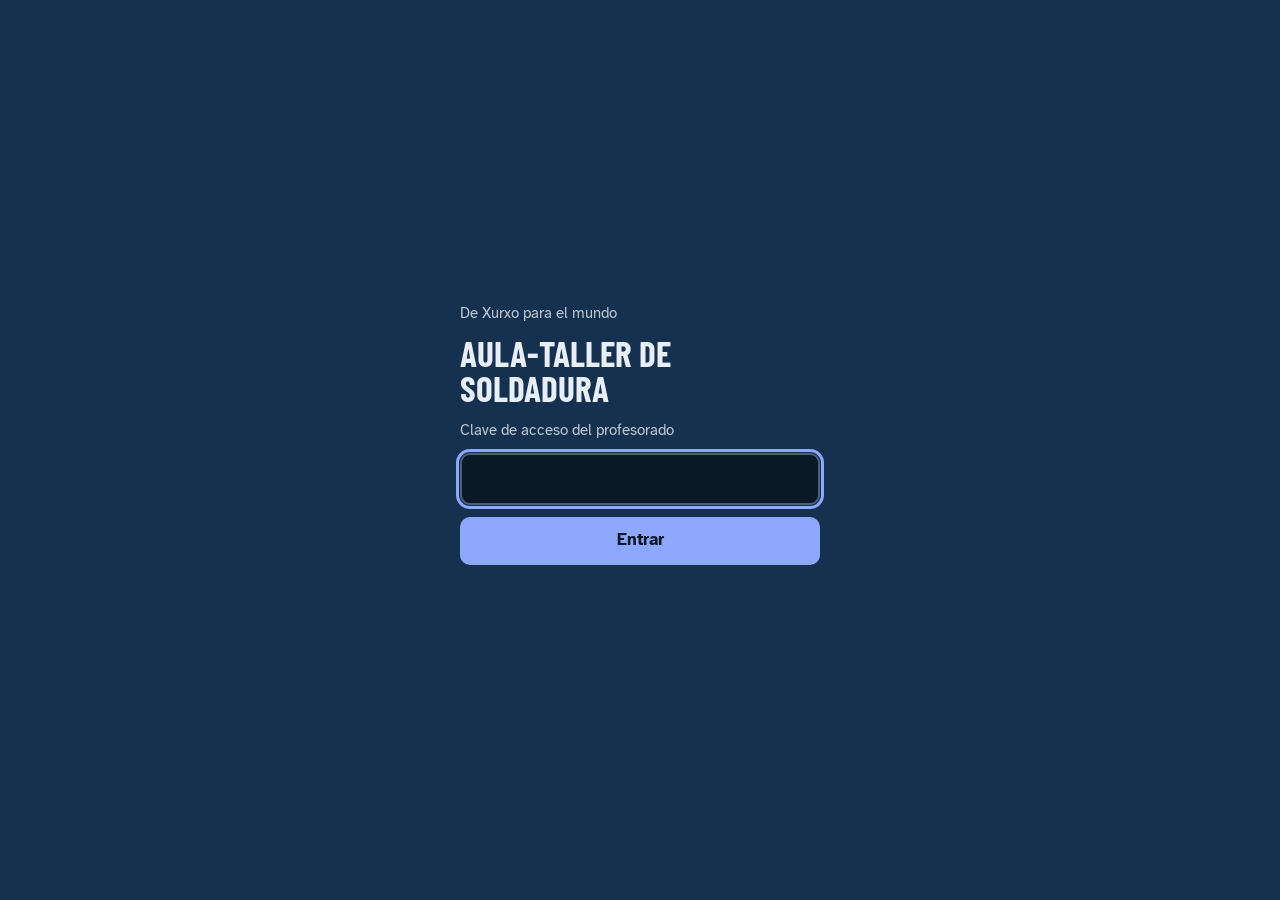
<file: profesor.html>
<!DOCTYPE html>
<html lang="es">
<head>
<meta charset="utf-8">
<meta name="viewport" content="width=device-width, initial-scale=1, viewport-fit=cover">
<title>Aula-taller de soldadura · Xurxo</title>
<meta name="theme-color" content="#16314F">
<link rel="manifest" href="manifest.json">
<link rel="icon" type="image/png" href="favicon.png">
<link rel="apple-touch-icon" href="apple-touch-icon.png">
<meta name="apple-mobile-web-app-capable" content="yes">
<meta name="mobile-web-app-capable" content="yes">
<meta name="apple-mobile-web-app-title" content="Aula-taller">
<meta name="apple-mobile-web-app-status-bar-style" content="black-translucent">
<script src="acceso.js"></script>
<meta name="robots" content="noindex">
<link rel="preconnect" href="https://fonts.googleapis.com">
<link rel="preconnect" href="https://fonts.gstatic.com" crossorigin>
<link href="https://fonts.googleapis.com/css2?family=Atkinson+Hyperlegible:wght@400;700&family=Barlow+Condensed:wght@600;700&display=swap" rel="stylesheet">
<link rel="stylesheet" href="aula.css">
<style>
body{--c:var(--violet)}
.resumen{font-size:.92rem;color:var(--ink2)}
.mods-ut{display:flex;flex-wrap:wrap;gap:4px;margin-top:4px}
.atajos{margin-top:44px;padding-top:6px;border-top:1px solid var(--line);display:grid;gap:0}
.atajos a{display:flex;align-items:center;gap:4px 12px;flex-wrap:wrap;text-decoration:none;color:inherit;border-bottom:1px solid var(--line);padding:10px 2px;min-height:3rem}
.atajos b{color:var(--violet)}
.atajos b{flex:1}
.atajos i{font-style:normal;color:var(--violet);font-weight:700;font-size:1.3rem}
a.tarj .cifra{color:var(--ink2);font-weight:700;margin-top:6px;font-size:.95rem}
/* Classroom */
.btn.cr{--c:var(--cr)}
.consejo{display:flex;gap:12px;align-items:center;flex-wrap:wrap;background:var(--cr-soft);border-left:5px solid var(--cr);border-radius:10px;padding:12px 14px;margin-top:14px}
.consejo p{flex:1;min-width:14rem;font-size:.95rem}
.consejo b{color:var(--cr)}
.ut-card{background:var(--card);border:1px solid var(--line);border-left:6px solid var(--c);border-radius:12px;padding:10px 12px}
.ut-card .ut{border:0;padding:0;min-height:0;background:transparent}
.ut-card details{margin-top:8px;border-top:1px dashed var(--line);padding-top:4px}
.ut-card summary{cursor:pointer;color:var(--ink2);font-size:.9rem;min-height:2.4rem;display:flex;align-items:center}
.ut-card ol{list-style:none;padding:0;margin:4px 0 0;display:grid;gap:6px}
.ut-card li{display:flex;align-items:center;gap:8px;font-size:.95rem}
.ut-card li span{flex:1}
.ut-card li .btn{min-height:2.3rem;padding:.25rem .6rem;font-size:.88rem}
details.otras{margin-top:16px}
details.otras>summary{cursor:pointer;font-weight:700;color:var(--violet);min-height:2.4rem;display:flex;align-items:center}
.enlace{background:var(--arc-soft);border-radius:12px;padding:12px 14px;margin-top:14px;display:flex;flex-wrap:wrap;gap:8px 12px;align-items:center}
.enlace code{font-size:.9rem;word-break:break-all;flex:1;min-width:12rem}
.enlace .btn{--c:var(--arc)}
.enlace .btn.cr{--c:var(--cr)}
.ciclos{display:grid;gap:10px;margin-top:18px}
</style>
<script src="banco.js"></script>
<script src="aula-datos.js"></script>
<script src="classroom-config.js"></script>
<script src="classroom.js"></script>
</head>
<body>
<header class="top"><div class="in">
  <div class="etq">Espacio docente</div>
  <h1>Aula-taller de soldadura</h1>
</div></header>

<main id="vista"></main>

<dialog id="crDlg" aria-labelledby="crTit"><div class="cr-in"><div class="cr-cab"><h2 id="crTit">Montar en Classroom</h2><button type="button" class="cr-x" id="crCerrar" aria-label="Cerrar">✕</button></div><div id="crCuerpo"></div></div></dialog>
<nav class="barra" aria-label="Navegación">
  <a class="atras" id="bAtras" href="#"><svg viewBox="0 0 24 24" fill="none" stroke="currentColor" stroke-width="2.4" stroke-linecap="round" stroke-linejoin="round" aria-hidden="true"><path d="M15 5l-7 7 7 7"/></svg>Atrás</a>
  <a id="bInicio" href="#"><svg viewBox="0 0 24 24" fill="none" stroke="currentColor" stroke-width="2.2" stroke-linecap="round" stroke-linejoin="round" aria-hidden="true"><path d="M3 11l9-7 9 7"/><path d="M5 10v10h14V10"/></svg>Inicio</a>
</nav>
<footer>Material elaborado por <b>Xurxo</b><span id="salirClave" hidden> · <a href="#" onclick="ACCESO_SALIR();return false">Cerrar el acceso en este navegador</a></span></footer>
<script>if(window.ACCESO_HUELLA)document.getElementById("salirClave").hidden=false</script>

<script>
(function(){
  // La planificación (qué ve cada clase, orden, publicar u ocultar) se hace en Google Classroom.
  // Esta página es la biblioteca: muestra las unidades de cada módulo y las lleva a Classroom.
  var B=window.BANCO,A=window.AULA;
  var $=function(s){return document.querySelector(s)};
  // Barra de abajo (móvil): Atrás sube un nivel; Inicio va al principio de este espacio
  function barra(atras,inicio){var a=document.getElementById("bAtras"),i=document.getElementById("bInicio");a.href=atras||"#";a.classList.toggle("off",!atras);i.href=inicio||"#";i.classList.toggle("off",!inicio);a.parentNode.hidden=!atras&&!inicio;document.body.classList.toggle("sin-barra",!atras&&!inicio)}
  function esc(s){return String(s).replace(/[&<>"]/g,function(c){return{"&":"&amp;","<":"&lt;",">":"&gt;",'"':"&quot;"}[c]})}
  var POS={migmag:"50% 40%",corte:"30% 50%",trazado:"50% 20%"};

  var CLASE={},MOD={},CICLO={};
  A.ciclos.forEach(function(ci){CICLO[ci.id]=ci;ci.cursos.forEach(function(cu){
    cu.ciclo=ci.corto+" "+ci.nombre;cu.ci=ci;CLASE[cu.id]=cu;
    cu.modulos.forEach(function(m){MOD[m[0]]=MOD[m[0]]||{cod:m[0],nombre:m[1],color:m[2]}});
  })});
  Object.keys(B.modulos).forEach(function(c){if(!MOD[c])MOD[c]={cod:c,nombre:B.modulos[c].nombre,color:"#4A5F78"}});

  function utsDe(c){return B.temas.filter(function(t){return t.modulos.indexOf(c)>=0})}
  function img(t){return '<img src="img/'+t.id+'.jpg" alt="" loading="lazy"'+(POS[t.id]?' style="object-position:'+POS[t.id]+'"':'')+'>'}
  function abs(ruta){return new URL(ruta,location.href).href}
  // Botón «Compartir en Classroom»: abre Classroom con el enlace y el título ya puestos (no necesita claves)
  function classroom(ruta,tit){return "https://classroom.google.com/share?url="+encodeURIComponent(abs(ruta))+"&title="+encodeURIComponent(tit)}
  function btnCR(ruta,tit,txt){return '<a class="btn cr'+(txt?' lleno':'')+'" href="'+classroom(ruta,tit)+'" target="_blank" rel="noopener" title="Compartir en Google Classroom">'+(txt||'Classroom')+'</a>'}
  function migas(arr){return '<nav class="migas" aria-label="Dónde estás">'+arr.map(function(x,i){return i<arr.length-1?'<a href="'+x[1]+'">'+esc(x[0])+'</a><span class="sep">›</span>':'<span>'+esc(x[0])+'</span>'}).join("")+'</nav>'}
  function titulo(t){$("header h1").textContent=t}
  // Línea pequeña encima del título: dice lo que el título no dice (ciclo, código del módulo)
  function etq(html){$("header .etq").innerHTML=html||"Espacio docente · De Xurxo para el mundo"}
  function curso(n){document.body.className=n?"curso-"+n:""}
  function franja(cu){return '<div class="franja curso-'+cu.n+'"><span class="sello">'+cu.n+'.º</span><div><b>'+esc(cu.nombre)+'</b><span>'+esc(cu.ciclo)+'</span></div></div>'}
  function migaCiclo(ci){return [ci.corto+" "+ci.nombre,"#ci="+ci.id]}
  function unidadesCurso(cu){var u={};cu.modulos.forEach(function(m){utsDe(m[0]).forEach(function(t){u[t.id]=1})});return Object.keys(u).length}

  // ---------- Pantallas ----------
  // 1. Inicio: los ciclos, uno por fila. La sigla (CFGM, CFGS, FPB) ya dice el grado.
  function inicio(){
    titulo("Aula-taller de soldadura");
    var activos=A.ciclos.filter(function(ci){return ci.cursos.length}),prox=A.ciclos.filter(function(ci){return !ci.cursos.length});
    var h='<div class="ciclos">';
    activos.forEach(function(ci){
      var n=0;ci.cursos.forEach(function(cu){n+=unidadesCurso(cu)});
      h+='<a class="fila-ciclo" style="--k:'+ci.color+'" href="#ci='+ci.id+'"><span class="sigla">'+esc(ci.corto)+'</span><span class="tx"><b>'+esc(ci.nombre)+'</b><small>'+ci.cursos.length+' cursos · '+n+' unidades</small></span><i aria-hidden="true">›</i></a>';
    });
    prox.forEach(function(ci){
      h+='<div class="fila-ciclo prox" style="--k:'+ci.color+'"><span class="sigla">'+esc(ci.corto)+'</span><span class="tx"><b>'+esc(ci.nombre)+'</b><small>Próximamente</small></span></div>';
    });
    h+='</div><nav class="atajos" aria-label="Más herramientas">'+
      '<a href="#catalogo"><b>Catálogo de unidades</b><i aria-hidden="true">›</i></a>'+
      '<a href="preparar.html"><b>Preparar una prueba</b><i aria-hidden="true">›</i></a></nav>';
    return h;
  }

  // 2. Ciclo: los cursos
  function ciclo(ci){
    titulo(ci.corto+" "+ci.nombre);
    var h=migas([["Inicio","#"],[ci.corto+" "+ci.nombre]])+'<div class="lista" style="margin-top:14px">';
    ci.cursos.forEach(function(cu){
      h+='<a class="tarj curso curso-'+cu.n+'" href="#c='+cu.id+'"><span class="sello">'+cu.n+'.º</span><div><h3>'+esc(cu.nombre)+'</h3><p>'+cu.modulos.length+' módulos</p><p class="cifra">'+unidadesCurso(cu)+' unidades de trabajo</p></div></a>';
    });
    return h+'</div>';
  }

  // 3. Curso: sus módulos y el enlace de la clase
  function clase(id){
    var cu=CLASE[id];titulo(cu.nombre);curso(cu.n);etq(esc(cu.ciclo));
    var h=migas([["Inicio","#"],migaCiclo(cu.ci),[cu.nombre]])+'<div class="rejilla" style="margin-top:14px">';
    cu.modulos.forEach(function(m){
      var l=utsDe(m[0]);
      h+='<a class="tarj modulo'+(l.length?'':' vacia')+'" style="--mc:'+m[2]+'" href="#c='+id+'&m='+m[0]+'"><span class="codm">'+m[0]+'</span><h3>'+esc(m[1])+'</h3><p>'+
        (l.length?l.length+(l.length===1?' unidad: ':' unidades: ')+esc(l.map(function(t){return t.nombre}).join(" · ")):'Todavía no hay unidades')+'</p></a>';
    });
    var ruta="clase.html?c="+id;
    h+='</div><div class="enlace"><span><b>Apuntes de toda la clase</b>:</span><code id="url">'+esc(abs(ruta))+'</code>'+
      '<button type="button" class="btn" id="copiar">Copiar</button>'+btnCR(ruta,"Apuntes · "+cu.grupo,"Compartir en Classroom")+'</div>'+
      '<p class="nota">Ponlo fijo en Classroom (por ejemplo, en el tablón): el alumnado tendrá a mano todos los apuntes de su curso.</p>';
    return h;
  }

  // 4. Módulo: sus unidades, cada una lista para llevar a Classroom
  function tarjetaUT(t){
    return '<div class="ut-card c-'+t.id+'"><div class="ut">'+img(t)+'<div class="tx"><h3>'+esc(t.nombre)+'</h3><p>'+t.bloques.length+' bloques</p></div>'+
      '<div class="acc">'+btnCR(t.web,"UT · "+t.nombre,"Compartir en Classroom")+'<a class="btn gris" href="'+t.web+'" target="_blank" rel="noopener">Ver</a></div></div>'+
      '<details><summary>Compartir un bloque suelto</summary><ol>'+t.bloques.map(function(b){
        var r=t.web+"#"+b.pag;
        return '<li><span>'+b.n+'. '+esc(b.nombre)+'</span>'+btnCR(r,t.nombre+" · Bloque "+b.n+": "+b.nombre)+'<a class="btn gris" href="'+r+'" target="_blank" rel="noopener">Ver</a></li>';
      }).join("")+'</ol></details></div>';
  }
  function modulo(id,c){
    var cu=CLASE[id],m=MOD[c],l=utsDe(c);titulo(m.nombre);curso(cu.n);
    var h=migas([["Inicio","#"],migaCiclo(cu.ci),[cu.nombre,"#c="+id],[m.nombre]]);
    etq('<span class="codm" style="--mc:'+m.color+'">'+c+'</span>'+esc(cu.nombre+" · "+cu.ciclo));
    h+='<div class="consejo"><p><b>Montar en Classroom</b> crea en tu clase el tema «'+esc(c+" "+m.nombre)+'» con todas sus unidades, en borrador. Después publicas allí lo que toque.</p>'+
      '<button type="button" class="btn cr lleno" id="montar">Montar en Classroom</button></div>';
    h+=l.length?'<div class="lista" style="margin-top:14px">'+l.map(tarjetaUT).join("")+'</div>':'<p class="vacio">Este módulo todavía no tiene unidades.</p>';
    var otras=B.temas.filter(function(t){return t.modulos.indexOf(c)<0});
    if(otras.length)h+='<details class="otras"><summary>Unidades de otros módulos ('+otras.length+')</summary><p class="resumen">Por si una unidad te sirve también aquí (por ejemplo, seguridad).</p><div class="lista" style="margin-top:8px">'+otras.map(tarjetaUT).join("")+'</div></details>';
    return h;
  }

  // Catálogo general
  function catalogo(){
    titulo("Catálogo de unidades");
    var h=migas([["Inicio","#"],["Catálogo de unidades"]])+'<div class="lista" style="margin-top:14px">';
    B.temas.forEach(function(t){
      h+='<div class="ut-card c-'+t.id+'"><div class="ut">'+img(t)+'<div class="tx"><h3>'+esc(t.nombre)+'</h3><p>'+t.bloques.length+' bloques: '+esc(t.bloques.map(function(b){return b.nombre}).join(" · "))+'</p>'+
        '<div class="mods-ut">'+t.modulos.map(function(c){var m=MOD[c];return '<span class="codm" style="--mc:'+(m?m.color:"#4A5F78")+'" title="'+esc(m?m.nombre:"")+'">'+c+' '+esc(m?m.nombre:"")+'</span>'}).join("")+'</div></div>'+
        '<div class="acc">'+btnCR(t.web,"UT · "+t.nombre)+'<a class="btn gris" href="'+t.web+'" target="_blank" rel="noopener">Ver</a></div></div></div>';
    });
    return h+'</div>';
  }

  // ---------- Ruta ----------
  function params(){var o={};location.hash.slice(1).split("&").forEach(function(p){var kv=p.split("=");if(kv[0])o[kv[0]]=decodeURIComponent(kv[1]||"")});return o}
  function pinta(){
    var p=params(),h;curso(0);etq();
    if(p.catalogo!==undefined){h=catalogo();barra("#top","#top")}
    else if(p.ci&&CICLO[p.ci]&&CICLO[p.ci].cursos.length){h=ciclo(CICLO[p.ci]);barra("#top","#top")}
    else if(p.c&&CLASE[p.c]&&p.m&&MOD[p.m]){h=modulo(p.c,p.m);barra("#c="+p.c,"#top")}
    else if(p.c&&CLASE[p.c]){h=clase(p.c);barra("#ci="+CLASE[p.c].ci.id,"#top")}
    else{h=inicio();barra(null,null)}
    $("#vista").innerHTML=h;
    var t1=$("header h1").textContent;document.title=t1==="Aula-taller de soldadura"?t1+" · Xurxo":t1+" · Aula-taller";
    window.scrollTo(0,0);
  }
  // ---------- Montar un módulo en Classroom (API) ----------
  // Antes de crear nada se puede elegir: la clase, el nombre del tema (nuevo o uno que ya exista),
  // qué unidades van, el título y la descripción de cada una, y si se quedan en borrador, se publican ya
  // o se programan para un día y hora. Se crean del último al primero para que en Classroom salgan en orden.
  var M=null;
  var dlg=$("#crDlg"),cuerpo=$("#crCuerpo");
  function descDe(t){return "Apuntes de la unidad de trabajo «"+t.nombre+"», con dibujos y un test al final de cada bloque.\n\nBloques:\n"+t.bloques.map(function(b){return b.n+". "+b.nombre}).join("\n")}
  function abreMontar(id,c){
    M={id:id,c:c,clases:null,curso:null,temas:null,tema:c+" "+MOD[c].nombre,uts:{},estado:"DRAFT",fecha:"",hora:"08:00",paso:"",log:[],error:"",hecho:false};
    utsDe(c).forEach(function(t){M.uts[t.id]={on:true,tit:"UT · "+t.nombre,desc:descDe(t)}});
    dlg.showModal();pintaM();
  }
  function nomClase(k){return k.name+(k.section?" · "+k.section:"")}
  function lista(){return '<ul class="cr-log">'+M.log.map(function(x){return '<li>'+x+'</li>'}).join("")+'</ul>'}
  function cargaTemas(){
    M.temas=null;
    CR.temas(M.curso).then(function(ts){M.temas=ts;pintaM()},function(){M.temas=[];pintaM()});
  }
  function pintaM(){
    var h="";
    if(!CR.configurado()){
      h='<p>Para crear temas y materiales en tu Classroom desde aquí, hay que conectar la web con Google <b>una sola vez</b>. Los pasos están en la guía <b>GUIA_API_CLASSROOM.md</b>.</p>';
    }else if(M.error){
      h=(M.log.length?lista():'')+'<p class="cr-error">'+esc(M.error)+'</p><button type="button" class="btn cr lleno" data-m="reintentar">Volver a probar</button>';
    }else if(!CR.conectado()){
      h='<p>Entra con la cuenta de Google de tu Classroom. Google te preguntará si dejas a esta web <b>ver tus clases y crear temas y materiales</b>.</p>'+
        '<button type="button" class="btn cr lleno" data-m="entrar">Entrar con Google</button>';
    }else if(!M.clases){
      h='<p class="resumen">Buscando tus clases de Classroom…</p>';
      CR.clases().then(function(l){
        M.clases=l;var g=null;try{g=localStorage.getItem("cr_clase_"+M.id)}catch(e){}
        M.curso=(l.filter(function(k){return k.id===g})[0]||l[0]||{}).id||null;
        if(M.curso)cargaTemas();
        pintaM();
      },function(e){M.error=e.message;pintaM()});
    }else if(M.hecho){
      var k=M.clases.filter(function(x){return x.id===M.curso})[0];
      var como=M.estado==="PUBLISHED"?"<b>publicado</b>: el alumnado ya lo ve":M.estado==="PROG"?"<b>programado</b>: se publicará solo el "+esc(fechaBonita()):"en <b>borrador</b>: revisa en Classroom y publica lo que toque";
      h=lista()+'<p><b>Listo.</b> Todo queda '+como+'.</p>'+
        (k&&k.alternateLink?'<a class="btn cr lleno" href="'+esc(k.alternateLink)+'" target="_blank" rel="noopener">Abrir la clase en Classroom</a>':'');
    }else if(M.paso==="creando"){
      h=lista()+'<p class="resumen">Creando en Classroom…</p>';
    }else if(!M.clases.length){
      h='<p>No tienes clases activas en Classroom con esta cuenta. Crea la clase en Classroom y vuelve a probar.</p>';
    }else{
      var l=utsDe(M.c);
      h='<label class="cr-lab" for="crClase">Clase de Classroom</label><select id="crClase">'+M.clases.map(function(k){return '<option value="'+esc(k.id)+'"'+(k.id===M.curso?' selected':'')+'>'+esc(nomClase(k))+'</option>'}).join("")+'</select>'+
        '<label class="cr-lab" for="crTema">Tema</label><input id="crTema" class="cr-txt" list="crTemas" value="'+esc(M.tema)+'" autocomplete="off">'+
        '<datalist id="crTemas">'+(M.temas||[]).map(function(t){return '<option value="'+esc(t.name)+'">'}).join("")+'</datalist>'+
        '<p class="cr-ayuda">'+(M.temas===null?'Mirando los temas de esa clase…':M.temas.some(function(t){return t.name===M.tema})?'Ya existe en esa clase: se añadirá ahí.':'Se creará un tema nuevo con este nombre.'+(M.temas.length?' Toca la caja para elegir uno que ya tengas.':''))+'</p>'+
        '<p class="cr-lab">Unidades</p><div class="cr-uts">'+l.map(function(t){var u=M.uts[t.id];
          return '<div class="cr-ut"><label class="chk"><input type="checkbox" data-ut="'+t.id+'"'+(u.on?' checked':'')+'> <span>'+esc(t.nombre)+' <small>('+t.bloques.length+' bloques)</small></span></label>'+
            '<details><summary>Título y descripción</summary>'+
            '<label class="cr-mini" for="tit-'+t.id+'">Título</label><input id="tit-'+t.id+'" class="cr-txt" data-tit="'+t.id+'" value="'+esc(u.tit)+'">'+
            '<label class="cr-mini" for="des-'+t.id+'">Descripción</label><textarea id="des-'+t.id+'" class="cr-txt" rows="5" data-des="'+t.id+'">'+esc(u.desc)+'</textarea>'+
            '</details></div>'}).join("")+'</div>'+
        '<p class="cr-lab">Cómo se publica</p><div class="cr-estado">'+
          [["DRAFT","Borrador","lo revisas y publicas tú en Classroom"],["PUBLISHED","Publicar ya","el alumnado lo ve al momento"],["PROG","Programar","se publica solo el día y la hora que elijas"]].map(function(o){
            return '<label class="chk"><input type="radio" name="crEstado" value="'+o[0]+'"'+(M.estado===o[0]?' checked':'')+'> <span><b>'+o[1]+'</b> <small>· '+o[2]+'</small></span></label>'}).join("")+
          (M.estado==="PROG"?'<div class="cr-prog"><input type="date" id="crFecha" class="cr-txt" value="'+esc(M.fecha)+'"><input type="time" id="crHora" class="cr-txt" value="'+esc(M.hora)+'"></div>':'')+
        '</div>'+
        (/^(localhost|127\.)/.test(location.hostname)?'<p class="cr-aviso">Estás en tu ordenador: los enlaces apuntarán a <code>'+esc(location.host)+'</code> y el alumnado no podrá abrirlos. Para la clase de verdad, hazlo desde la web de GitHub.</p>':'')+
        '<button type="button" class="btn cr lleno" data-m="crear">Crear en Classroom</button>';
    }
    cuerpo.innerHTML=h;
  }
  function fechaProg(){if(!M.fecha)return null;var d=new Date(M.fecha+"T"+(M.hora||"08:00"));return isNaN(d)?null:d}
  function fechaBonita(){var d=fechaProg();return d?d.toLocaleString("es-ES",{weekday:"long",day:"numeric",month:"long",hour:"2-digit",minute:"2-digit"}):""}
  function crear(){
    var curso=M.curso,nombre=(M.tema||"").trim();
    var elegidas=utsDe(M.c).filter(function(t){return M.uts[t.id].on});
    if(!nombre){M.error="Escribe el nombre del tema.";pintaM();return}
    if(!elegidas.length){M.error="Marca al menos una unidad.";pintaM();return}
    var como={estado:M.estado==="PUBLISHED"?"PUBLISHED":"DRAFT"};
    if(M.estado==="PROG"){var d=fechaProg();if(!d||d<new Date(Date.now()+5*60000)){M.error="Elige una fecha y hora de publicación que sea más adelante.";pintaM();return}como.programado=d.toISOString()}
    try{localStorage.setItem("cr_clase_"+M.id,curso)}catch(e){}
    M.paso="creando";M.log=[];pintaM();
    var temaId,ya={},marca=M.estado==="PUBLISHED"?"publicado":M.estado==="PROG"?"programado":"borrador";
    function apunta(x){M.log.push(x);pintaM()}
    CR.temas(curso).then(function(ts){
      var t=ts.filter(function(x){return x.name===nombre})[0];
      if(t){temaId=t.topicId;apunta("✓ Tema «"+esc(nombre)+"» (ya existía)");return}
      return CR.crearTema(curso,nombre).then(function(n){temaId=n.topicId;apunta("✓ Tema «"+esc(nombre)+"» creado")});
    }).then(function(){return CR.materiales(curso)}).then(function(ms){
      ms.forEach(function(x){if(x.topicId===temaId)ya[x.title]=1});
      return elegidas.slice().reverse().reduce(function(pr,t){
        return pr.then(function(){
          var u=M.uts[t.id],tit=(u.tit||"").trim()||("UT · "+t.nombre);
          if(ya[tit]){apunta("· "+esc(tit)+": ya estaba en el tema, no se repite");return}
          var enl=[abs(t.web)].concat(t.bloques.map(function(b){return abs(t.web+"#"+b.pag)}));
          return CR.crearMaterial(curso,temaId,tit,u.desc,enl,como).then(function(){apunta("✓ "+esc(tit)+" ("+marca+")")});
        });
      },Promise.resolve());
    }).then(function(){M.hecho=true;M.paso="";pintaM()},function(e){M.paso="";M.error=e.message;pintaM()});
  }
  cuerpo.addEventListener("click",function(e){
    var b=e.target.closest("[data-m]");if(!b)return;
    var a=b.getAttribute("data-m");
    if(a==="entrar"){b.disabled=true;b.textContent="Abriendo Google…";CR.conectar().then(pintaM,function(err){M.error=err.message;pintaM()})}
    else if(a==="reintentar"){M.error="";M.log=[];if(!CR.conectado())M.clases=null;pintaM()}
    else if(a==="crear")crear();
  });
  // Lo que se escribe se guarda sin repintar (para no perder el cursor)
  cuerpo.addEventListener("input",function(e){
    var t=e.target;
    if(t.id==="crTema"){M.tema=t.value;var p=t.parentNode.querySelector(".cr-ayuda");if(p&&M.temas)p.textContent=M.temas.some(function(x){return x.name===M.tema})?"Ya existe en esa clase: se añadirá ahí.":"Se creará un tema nuevo con este nombre."}
    if(t.getAttribute("data-tit"))M.uts[t.getAttribute("data-tit")].tit=t.value;
    if(t.getAttribute("data-des"))M.uts[t.getAttribute("data-des")].desc=t.value;
    if(t.id==="crFecha")M.fecha=t.value;
    if(t.id==="crHora")M.hora=t.value;
  });
  cuerpo.addEventListener("change",function(e){
    var t=e.target;
    if(t.id==="crClase"){M.curso=t.value;cargaTemas();pintaM()}
    var u=t.getAttribute("data-ut");if(u)M.uts[u].on=t.checked;
    if(t.name==="crEstado"){M.estado=t.value;pintaM()}
  });
  $("#crCerrar").addEventListener("click",function(){dlg.close()});
  $("#vista").addEventListener("click",function(e){if(e.target.closest("#montar")){var p=params();abreMontar(p.c,p.m)}});

  window.addEventListener("hashchange",pinta);
  $("#vista").addEventListener("click",function(e){
    var b=e.target.closest("#copiar");if(!b)return;
    var u=$("#url").textContent;
    (navigator.clipboard?navigator.clipboard.writeText(u):Promise.reject()).then(function(){b.textContent="¡Copiado!"},function(){
      var r=document.createRange();r.selectNodeContents($("#url"));var s=getSelection();s.removeAllRanges();s.addRange(r);b.textContent="Seleccionado: cópialo";
    });
  });
  pinta();
})();
</script>
<script>if("serviceWorker" in navigator&&location.protocol!=="file:")navigator.serviceWorker.register("sw.js").catch(function(){})</script>
</body>
</html>
</file>
<file: aula.css>
/* Estilo común de profesor.html y clase.html (mismo aspecto que index.html y estudiar.html) */
:root{
  --paper:#F1F3F6;--card:#fff;--ink:#141C28;--ink2:#465364;--line:#D3D9E0;--head:#16314F;--head-ink:#E8EEF5;
  --arc:#2450E6;--arc-soft:#E3E9FF;--gas:#0B857B;--gas-soft:#DDF3F0;--molten:#C74A08;--steel:#4A5F78;--warn:#9A6A00;--warn-soft:#FFF4D6;
  --violet:#5B3FB8;--violet-soft:#ECE7FB;
  --f-body:"Atkinson Hyperlegible",system-ui,-apple-system,"Segoe UI",sans-serif;
  --f-head:"Barlow Condensed","Arial Narrow",Impact,sans-serif;
}
@media (prefers-color-scheme:dark){:root{--paper:#0E141B;--card:#161E29;--ink:#E8EEF5;--ink2:#A2AFBE;--line:#2A3543;--head:#0B1826;--arc:#8FA8FF;--arc-soft:#1C2647;--gas:#4FD1C5;--gas-soft:#123331;--molten:#FF9159;--steel:#9DB2C8;--warn:#F2C14E;--warn-soft:#3A2F10;--violet:#B7A4FF;--violet-soft:#2A2147;color-scheme:dark}}
*{box-sizing:border-box;margin:0}
body{background:var(--paper);color:var(--ink);font-family:var(--f-body);line-height:1.45;min-height:100vh;display:flex;flex-direction:column}
header.top{background:var(--head);color:var(--head-ink);padding:max(14px,env(safe-area-inset-top)) max(20px,env(safe-area-inset-right)) 20px max(20px,env(safe-area-inset-left))}
header.top .in,main,footer{max-width:960px;margin:0 auto;width:100%}
header.top a{color:var(--head-ink);opacity:.85;font-weight:700;text-decoration:none;font-size:.95rem}
.etq{font-size:.75rem;letter-spacing:.08em;text-transform:uppercase;font-weight:700;color:#AFC0D3;margin-top:8px;display:flex;align-items:center;gap:8px;flex-wrap:wrap}
.etq .codm{font-size:.78rem;letter-spacing:.02em}
h1{font-family:var(--f-head);font-size:clamp(1.8rem,5vw,2.4rem);line-height:1;margin:2px 0 0;text-transform:uppercase}
.intro{max-width:40rem;opacity:.9}
main{padding:16px max(20px,env(safe-area-inset-right)) 32px max(20px,env(safe-area-inset-left));flex:1}
h2{font-family:var(--f-head);font-size:1.6rem;text-transform:uppercase;letter-spacing:.02em;margin:22px 0 10px;line-height:1.05}
h2 small{display:block;font-family:var(--f-body);text-transform:none;letter-spacing:0;font-size:.95rem;color:var(--ink2);font-weight:400;margin-top:4px}
button{font:inherit;cursor:pointer}
a:focus-visible,button:focus-visible{outline:3px solid var(--c,var(--arc));outline-offset:2px}

/* Migas: dónde estoy */
.migas{display:flex;flex-wrap:wrap;gap:4px 6px;align-items:center;font-size:.95rem;color:var(--ink2);margin-top:4px}
.migas a{color:var(--c,var(--arc));font-weight:700;text-decoration:underline;text-underline-offset:3px}
.migas span.sep{opacity:.6}

/* Tarjetas grandes para elegir (clases, módulos, catálogo) */
.rejilla{display:grid;gap:12px;grid-template-columns:repeat(auto-fill,minmax(260px,1fr))}
a.tarj{display:flex;flex-direction:column;text-decoration:none;color:inherit;background:var(--card);border:1px solid var(--line);border-left:6px solid var(--c,var(--arc));border-radius:12px;padding:14px 16px;min-height:5rem}
a.tarj:hover{border-color:var(--c,var(--arc))}
a.tarj .cod{font-weight:700;color:var(--c,var(--arc));font-size:.9rem}
a.tarj h3{font-family:var(--f-head);font-size:1.55rem;line-height:1.05;text-transform:uppercase;margin:2px 0 6px}
a.tarj p{color:var(--ink2);font-size:.92rem}
a.tarj.vacia{opacity:.62;border-left-color:var(--line)}
a.tarj.grande{border-left-width:0;border-top:8px solid var(--c);padding:20px}
a.tarj.grande h3{font-size:2rem;color:var(--c)}

/* Unidades de trabajo */
.ut{background:var(--card);border:1px solid var(--line);border-left:6px solid var(--c);border-radius:12px;display:flex;gap:12px;align-items:center;padding:10px 12px;min-height:4.4rem}
.ut img{width:64px;height:64px;border-radius:8px;object-fit:cover;flex:none;background:var(--line)}
.ut .tx{flex:1;min-width:0}
.ut h3{font-family:var(--f-head);font-size:1.35rem;line-height:1.05;text-transform:uppercase}
.ut p{color:var(--ink2);font-size:.88rem}
.ut .acc{display:flex;gap:6px;flex-wrap:wrap;justify-content:flex-end}
.lista{display:grid;gap:10px}

.btn{text-decoration:none;display:inline-flex;align-items:center;justify-content:center;border:2px solid var(--c,var(--arc));background:var(--card);color:var(--c,var(--arc));border-radius:10px;padding:.45rem .8rem;font-weight:700;min-height:2.6rem;white-space:nowrap}
.btn.lleno{background:var(--c,var(--arc));color:#fff}
.btn.mini{min-width:2.6rem;padding:.3rem .5rem}
.btn[disabled]{opacity:.35;cursor:default}
.btn.gris{--c:var(--steel)}

.c-electrodo{--c:var(--warn)}.c-migmag{--c:var(--arc)}.c-tig{--c:var(--gas)}.c-corte{--c:var(--molten)}.c-montaje,.c-tuberia{--c:var(--steel)}.c-trazado{--c:var(--molten)}

.nota{margin-top:22px;background:var(--card);border:1px dashed var(--line);border-radius:12px;padding:14px 16px;color:var(--ink2);font-size:.95rem}
.vacio{color:var(--ink2);background:var(--card);border:1px dashed var(--line);border-radius:12px;padding:16px}
footer{text-align:center;color:var(--ink2);font-size:.85rem;padding:24px 20px 32px}
@media (max-width:560px){
  .ut{flex-wrap:wrap}.ut img{width:52px;height:52px}
  .ut .acc{width:100%;justify-content:flex-start;flex-wrap:wrap;gap:5px}
  .ut .acc .btn{padding:.3rem .55rem;font-size:.92rem;min-height:2.5rem}
  .ut .acc .btn.mini{min-width:2.4rem}
}

/* ---------- Jerarquía: ciclo → curso → módulo ---------- */
/* Cada curso tiene su color (--cc) y su sello grande; se ve en tarjetas, franja y cabecera */
.curso-1{--cc:var(--gas);--cc-soft:var(--gas-soft)}
.curso-2{--cc:var(--molten);--cc-soft:#FBE7DA}
@media (prefers-color-scheme:dark){.curso-2{--cc-soft:#3A2214}}
body.curso-1 header.top,body.curso-2 header.top{border-bottom:6px solid var(--cc)}
.sello{display:inline-grid;place-items:center;flex:none;width:3.4rem;height:3.4rem;border-radius:12px;background:var(--cc);color:#fff;font-family:var(--f-head);font-size:1.9rem;line-height:1}
@media (prefers-color-scheme:dark){.sello{color:#0E141B}}
a.tarj.curso{flex-direction:row;align-items:center;gap:14px;border-left:0;border-top:0;border:2px solid var(--cc);background:linear-gradient(90deg,var(--cc-soft),var(--card) 70%);padding:18px}
a.tarj.curso h3{color:var(--cc);font-size:2rem;margin:0}
a.tarj.curso .cifra{color:var(--ink);font-weight:700;margin-top:4px}
.franja{display:flex;align-items:center;gap:12px;background:var(--cc-soft);border-left:6px solid var(--cc);border-radius:10px;padding:10px 12px;margin-top:10px}
.franja .sello{width:2.6rem;height:2.6rem;font-size:1.45rem;border-radius:9px}
.franja b{display:block;font-family:var(--f-head);font-size:1.35rem;text-transform:uppercase;line-height:1;color:var(--cc)}
.franja span{font-size:.9rem;color:var(--ink2)}
.franja span.sello{color:#fff;font-size:1.45rem}
.franja .mod{margin-left:auto;text-align:right}
/* Ciclos */
a.tarj.ciclo{border-left:0;border-top:8px solid var(--c);padding:20px}
a.tarj.ciclo .grado{font-size:.8rem;letter-spacing:.08em;text-transform:uppercase;font-weight:700;color:var(--c)}
a.tarj.ciclo h3{font-size:2rem;color:var(--ink)}
a.tarj.ciclo .chips{display:flex;gap:6px;margin-top:10px;flex-wrap:wrap}
a.tarj.ciclo .chips span{font-weight:700;font-size:.85rem;border-radius:999px;padding:2px 10px;background:var(--cc);color:#fff}
.tarj.prox{display:flex;flex-direction:column;background:transparent;border:2px dashed var(--line);border-radius:12px;padding:20px;color:var(--ink2)}
.tarj.prox .grado{font-size:.8rem;letter-spacing:.08em;text-transform:uppercase;font-weight:700}
.tarj.prox h3{font-family:var(--f-head);font-size:1.6rem;text-transform:uppercase;line-height:1.05;margin:2px 0 6px}
@media (prefers-color-scheme:dark){.franja span.sello{color:#0E141B}}

/* ---------- Color de cada módulo (--mc, sale de aula-datos.js) ---------- */
a.tarj.modulo{border-left:8px solid var(--mc)}
a.tarj.modulo:hover{border-color:var(--mc)}
.codm{display:inline-block;align-self:flex-start;background:var(--mc);color:#fff;font-weight:700;font-size:.85rem;border-radius:6px;padding:1px 8px;letter-spacing:.02em}
.franja .codm{margin-left:auto}
.franja-mod{display:flex;align-items:center;gap:10px;margin-top:8px;border-left:6px solid var(--mc);padding:6px 10px;background:var(--card);border-radius:8px}
.franja-mod b{font-family:var(--f-head);font-size:1.3rem;text-transform:uppercase;line-height:1.05}

/* ---------- Reordenar con el dedo (aula-orden.js) ---------- */
.ordenable>*{-webkit-touch-callout:none;-webkit-user-select:none;user-select:none}
.ordenando{cursor:grabbing}
.arrastrando{position:relative;z-index:20;box-shadow:0 10px 28px rgba(0,0,0,.25);transform-origin:center;opacity:.96;cursor:grabbing}
.asa{flex:none;display:inline-grid;place-items:center;width:2rem;min-height:2.6rem;color:var(--ink2);font-size:1.3rem;cursor:grab;touch-action:none;border-radius:6px}
.asa:hover{background:var(--paper)}
.pista{font-size:.88rem;color:var(--ink2);margin:-4px 0 10px}
a.tarj{position:relative}
a.tarj .asa{position:absolute;top:4px;right:4px}
.ut .asa{margin-left:-6px}

/* ---------- Elegir ciclo: agrupado por grado, filas tranquilas ---------- */
.grado{margin-top:14px}
.grado-tit{font-size:.78rem;letter-spacing:.09em;text-transform:uppercase;font-weight:700;color:var(--ink2);margin:0 0 6px;display:flex;align-items:center;gap:10px}
.grado-tit::after{content:"";flex:1;height:1px;background:var(--line)}
.fila-ciclo{display:flex;align-items:center;gap:12px;text-decoration:none;color:inherit;background:var(--card);border:1px solid var(--line);border-radius:12px;padding:12px 14px;min-height:4rem}
a.fila-ciclo:hover{border-color:var(--c,var(--arc))}
.fila-ciclo .sigla{flex:none;font-weight:700;font-size:.8rem;color:var(--ink2);border:1.5px solid var(--line);border-radius:6px;padding:1px 7px}
.fila-ciclo .tx{flex:1;min-width:0}
.fila-ciclo b{display:block;font-family:var(--f-head);font-size:1.45rem;line-height:1.05;text-transform:uppercase}
.fila-ciclo small{display:block;color:var(--ink2);font-size:.88rem;margin-top:2px}
.fila-ciclo i{font-style:normal;font-size:1.6rem;font-weight:700;color:var(--c,var(--arc))}
.fila-ciclo.prox{background:transparent;border-style:dashed;min-height:3.2rem;padding:8px 14px}
.fila-ciclo.prox b{font-size:1.1rem;color:var(--ink2)}
/* Color de cada ciclo (--k): la fila activa lo luce; «Próximamente» solo lo insinúa */
a.fila-ciclo{border:1.5px solid color-mix(in srgb,var(--k) 35%,var(--line));border-left:7px solid var(--k);background:linear-gradient(90deg,color-mix(in srgb,var(--k) 12%,var(--card)),var(--card) 80%)}
a.fila-ciclo:hover{border-color:var(--k)}
a.fila-ciclo .sigla{background:var(--k);border-color:var(--k);color:#fff}
a.fila-ciclo b{color:var(--k)}
a.fila-ciclo i{color:var(--k)}
.fila-ciclo.prox{border-left:4px dashed color-mix(in srgb,var(--k) 45%,var(--line))}
.fila-ciclo.prox .sigla{color:color-mix(in srgb,var(--k) 70%,var(--ink2));border-color:color-mix(in srgb,var(--k) 40%,var(--line))}
@media (prefers-color-scheme:dark){
  a.fila-ciclo{--k2:color-mix(in srgb,var(--k) 55%,#fff)}
  a.fila-ciclo b,a.fila-ciclo i{color:var(--k2)}
  a.fila-ciclo{background:linear-gradient(90deg,color-mix(in srgb,var(--k) 22%,var(--card)),var(--card) 80%)}
}

/* Google Classroom: verde para todo lo que lleva a Classroom */
:root{--cr:#1E7E34;--cr-soft:#E3F3E6}
@media (prefers-color-scheme:dark){:root{--cr:#5FCB7A;--cr-soft:#14301C}}
.btn.cr.lleno{color:#fff}
@media (prefers-color-scheme:dark){.btn.cr.lleno{color:#0E141B}}

/* ---------- Barra de abajo en el móvil: Atrás · Inicio · Salir ---------- */
.barra{display:none}
@media (max-width:760px){
  .barra{display:flex;position:fixed;left:0;right:0;bottom:0;z-index:30;background:var(--card);border-top:1px solid var(--line);box-shadow:0 -4px 14px rgba(0,0,0,.06);padding:4px max(8px,env(safe-area-inset-right)) calc(4px + env(safe-area-inset-bottom)) max(8px,env(safe-area-inset-left))}
  .barra a{flex:1;display:flex;flex-direction:column;align-items:center;justify-content:center;gap:1px;min-height:3.3rem;text-decoration:none;color:var(--ink2);font-size:.8rem;font-weight:700;border-radius:10px}
  .barra a svg{width:24px;height:24px}
  .barra a:active{background:var(--paper)}
  .barra a.off{opacity:.3;pointer-events:none}
  .barra a.atras{color:var(--c,var(--arc))}
  body{padding-bottom:calc(64px + env(safe-area-inset-bottom))}
  header.top .volver-top{display:none}
}

/* ---------- Ventana «Montar en Classroom» ---------- */
dialog#crDlg{border:0;border-radius:16px;padding:0;width:min(560px,94vw);max-height:88vh;background:var(--card);color:var(--ink);box-shadow:0 20px 60px rgba(0,0,0,.35)}
dialog#crDlg::backdrop{background:rgba(10,20,30,.55)}
.cr-in{padding:16px 18px 20px;overflow:auto;max-height:88vh}
.cr-cab{display:flex;align-items:center;gap:10px;border-bottom:3px solid var(--cr);padding-bottom:8px;margin-bottom:12px}
.cr-cab h2{margin:0;flex:1;color:var(--cr)}
.cr-x{background:none;border:0;font-size:1.3rem;color:var(--ink2);min-width:2.6rem;min-height:2.6rem;border-radius:8px}
#crCuerpo p{margin:8px 0}
#crCuerpo select{font:inherit;color:var(--ink);background:var(--paper);border:1.5px solid var(--line);border-radius:8px;padding:.5rem .6rem;width:100%;min-height:2.8rem}
.cr-lab{display:block;font-weight:700;margin:12px 0 4px}
.cr-uts{display:grid;gap:2px}
.cr-uts .chk{display:flex;gap:8px;align-items:center;min-height:2.4rem}
.cr-uts input[type=checkbox]{width:1.2rem;height:1.2rem;accent-color:var(--cr)}
.cr-uts small{color:var(--ink2)}
.cr-log{list-style:none;padding:0;margin:4px 0;display:grid;gap:4px;font-size:.95rem}
.cr-error{background:#FDECEC;color:#8A1C1C;border-left:4px solid #C62828;border-radius:8px;padding:8px 12px}
.cr-aviso{background:var(--warn-soft);border-left:4px solid var(--warn);border-radius:8px;padding:8px 12px;font-size:.9rem}
@media (prefers-color-scheme:dark){.cr-error{background:#3A1515;color:#FFB4B4}}
@media (max-width:560px){dialog#crDlg{width:100vw;max-width:100vw;margin:auto 0 0;border-radius:16px 16px 0 0}}
@media (max-width:760px){.barra[hidden]{display:none}body.sin-barra{padding-bottom:0}}
/* Montar en Classroom: campos editables */
.cr-txt{font:inherit;color:var(--ink);background:var(--paper);border:1.5px solid var(--line);border-radius:8px;padding:.5rem .6rem;width:100%;min-height:2.6rem}
textarea.cr-txt{resize:vertical;line-height:1.35;font-size:.92rem}
.cr-ayuda{font-size:.85rem;color:var(--ink2);margin:4px 0 0!important}
.cr-ut{border:1px solid var(--line);border-radius:10px;padding:4px 10px 6px;margin-bottom:6px}
.cr-ut details summary{cursor:pointer;color:var(--cr);font-size:.88rem;font-weight:700;min-height:2rem;display:flex;align-items:center}
.cr-mini{display:block;font-size:.82rem;font-weight:700;color:var(--ink2);margin:6px 0 2px}
.cr-estado .chk{display:flex;gap:8px;align-items:center;min-height:2.4rem}
.cr-estado input[type=radio]{width:1.15rem;height:1.15rem;accent-color:var(--cr)}
.cr-estado small{color:var(--ink2)}
.cr-prog{display:flex;gap:8px;margin:4px 0 0 1.8rem}
</file>
